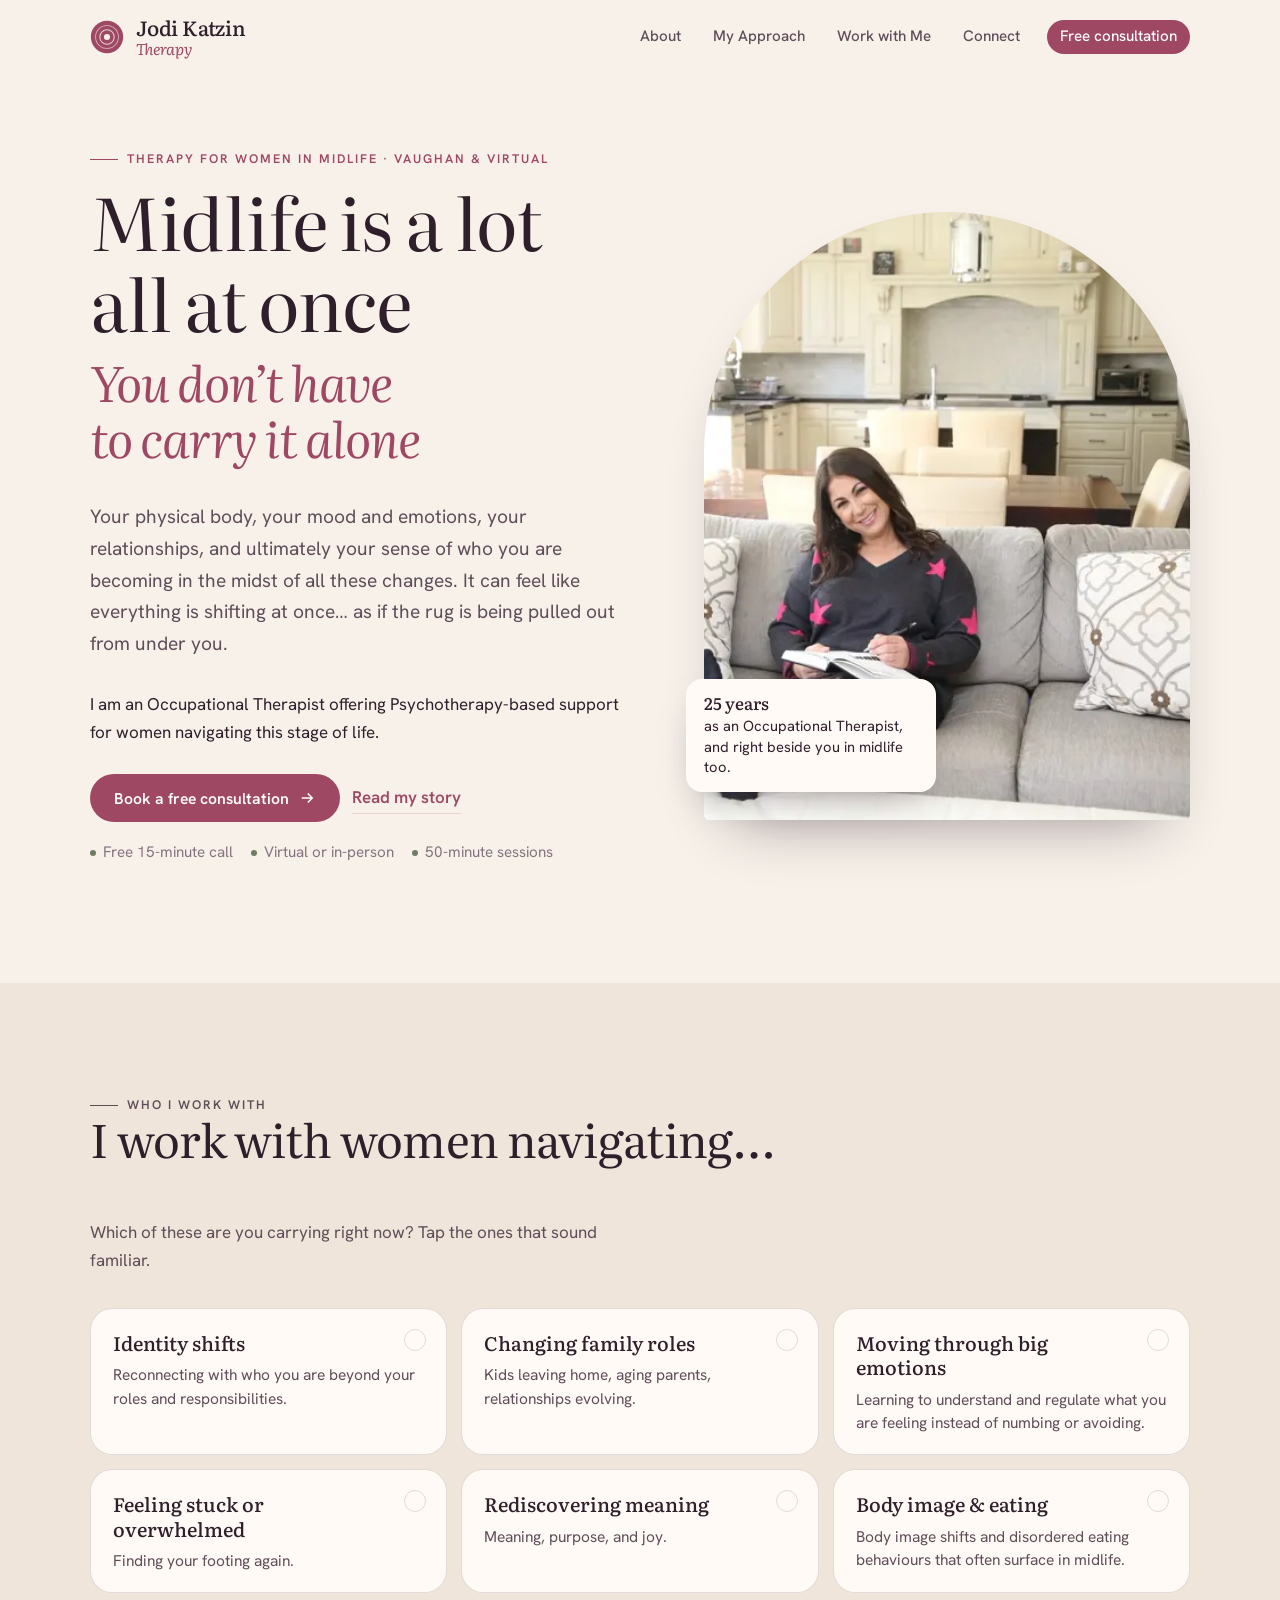
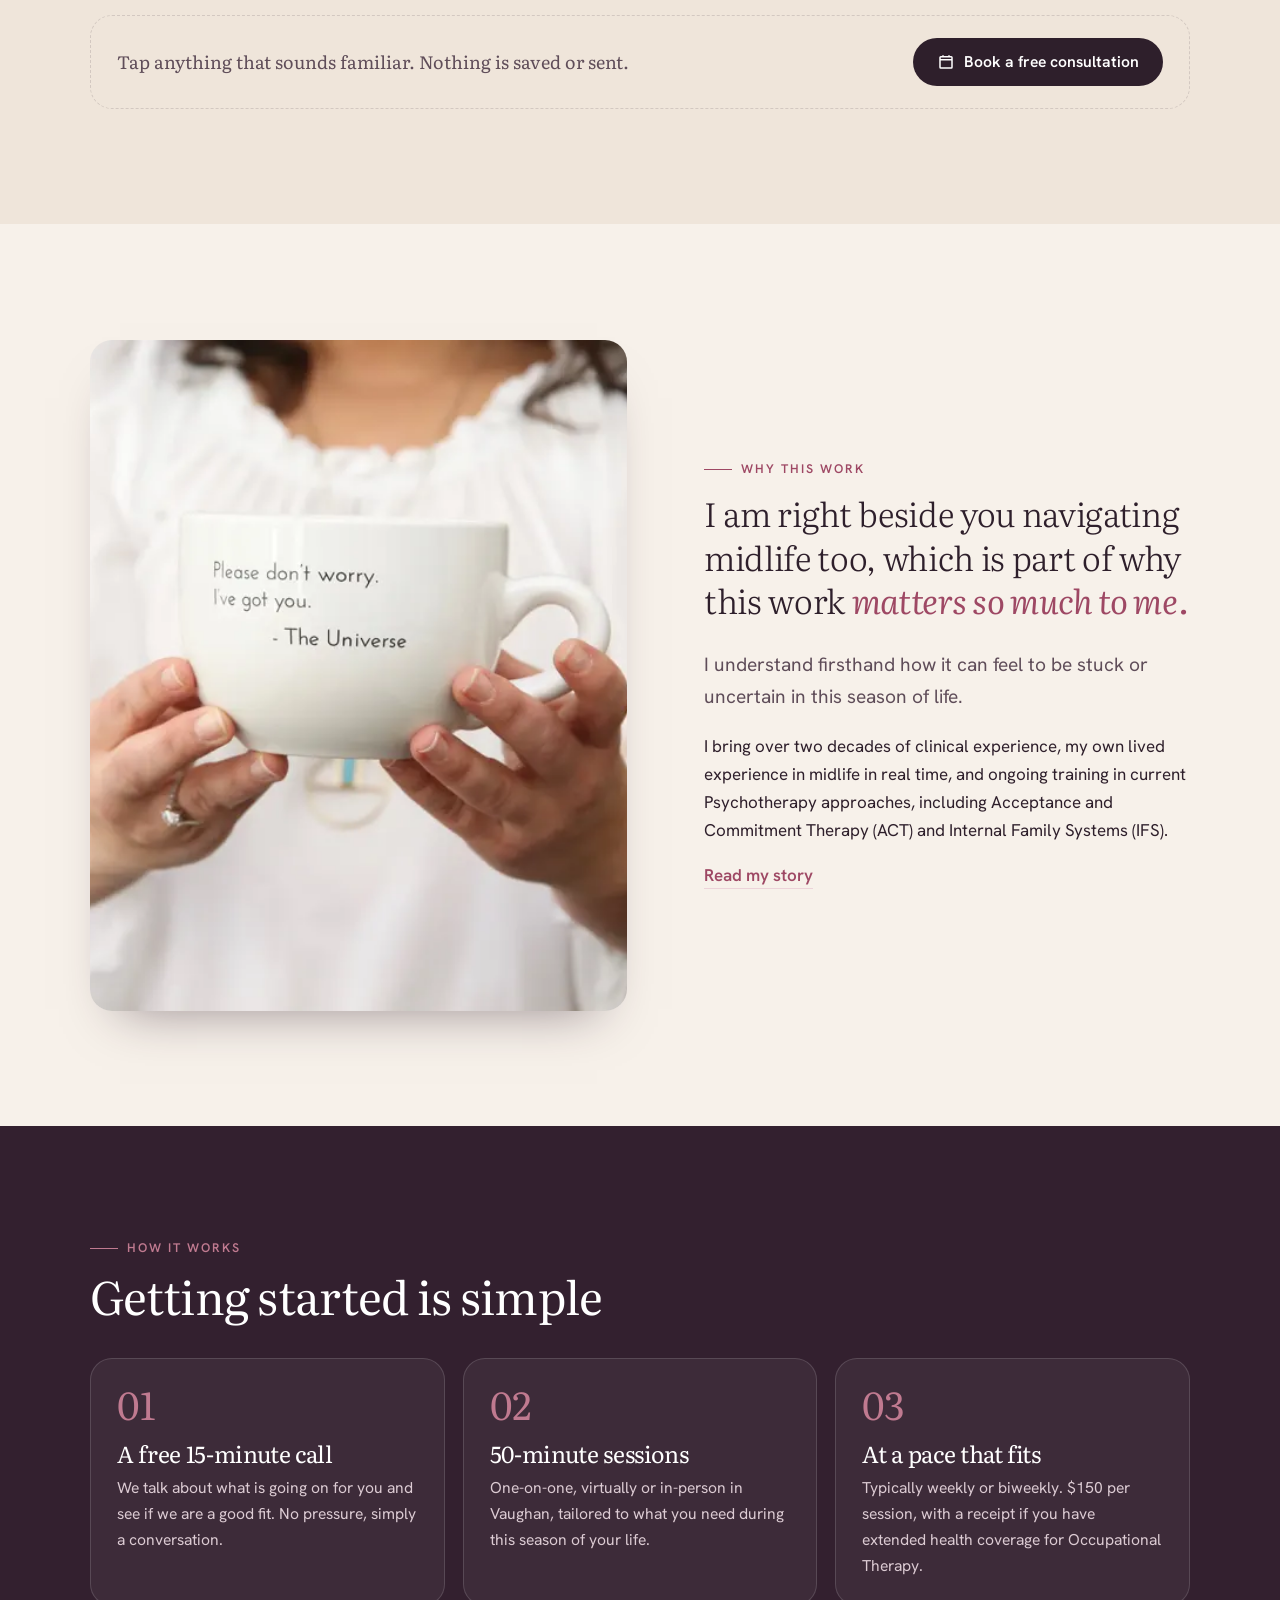
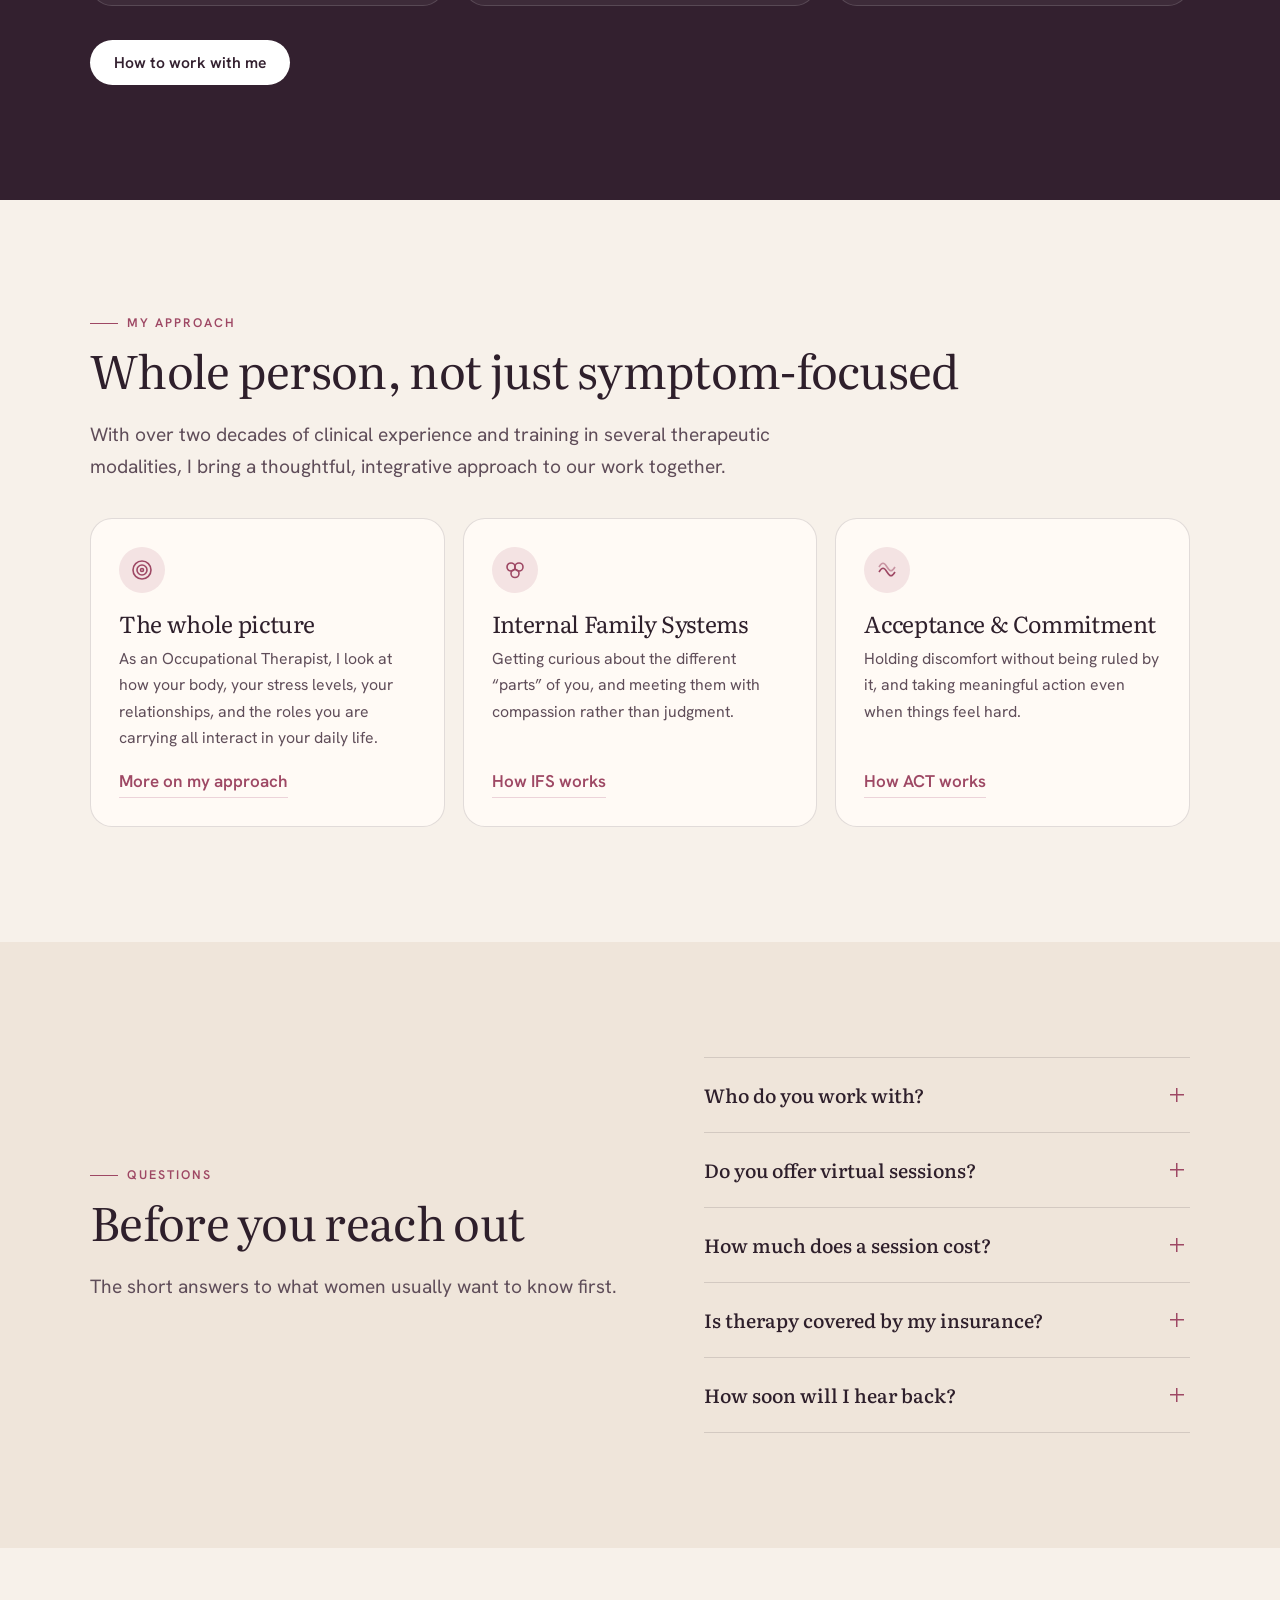
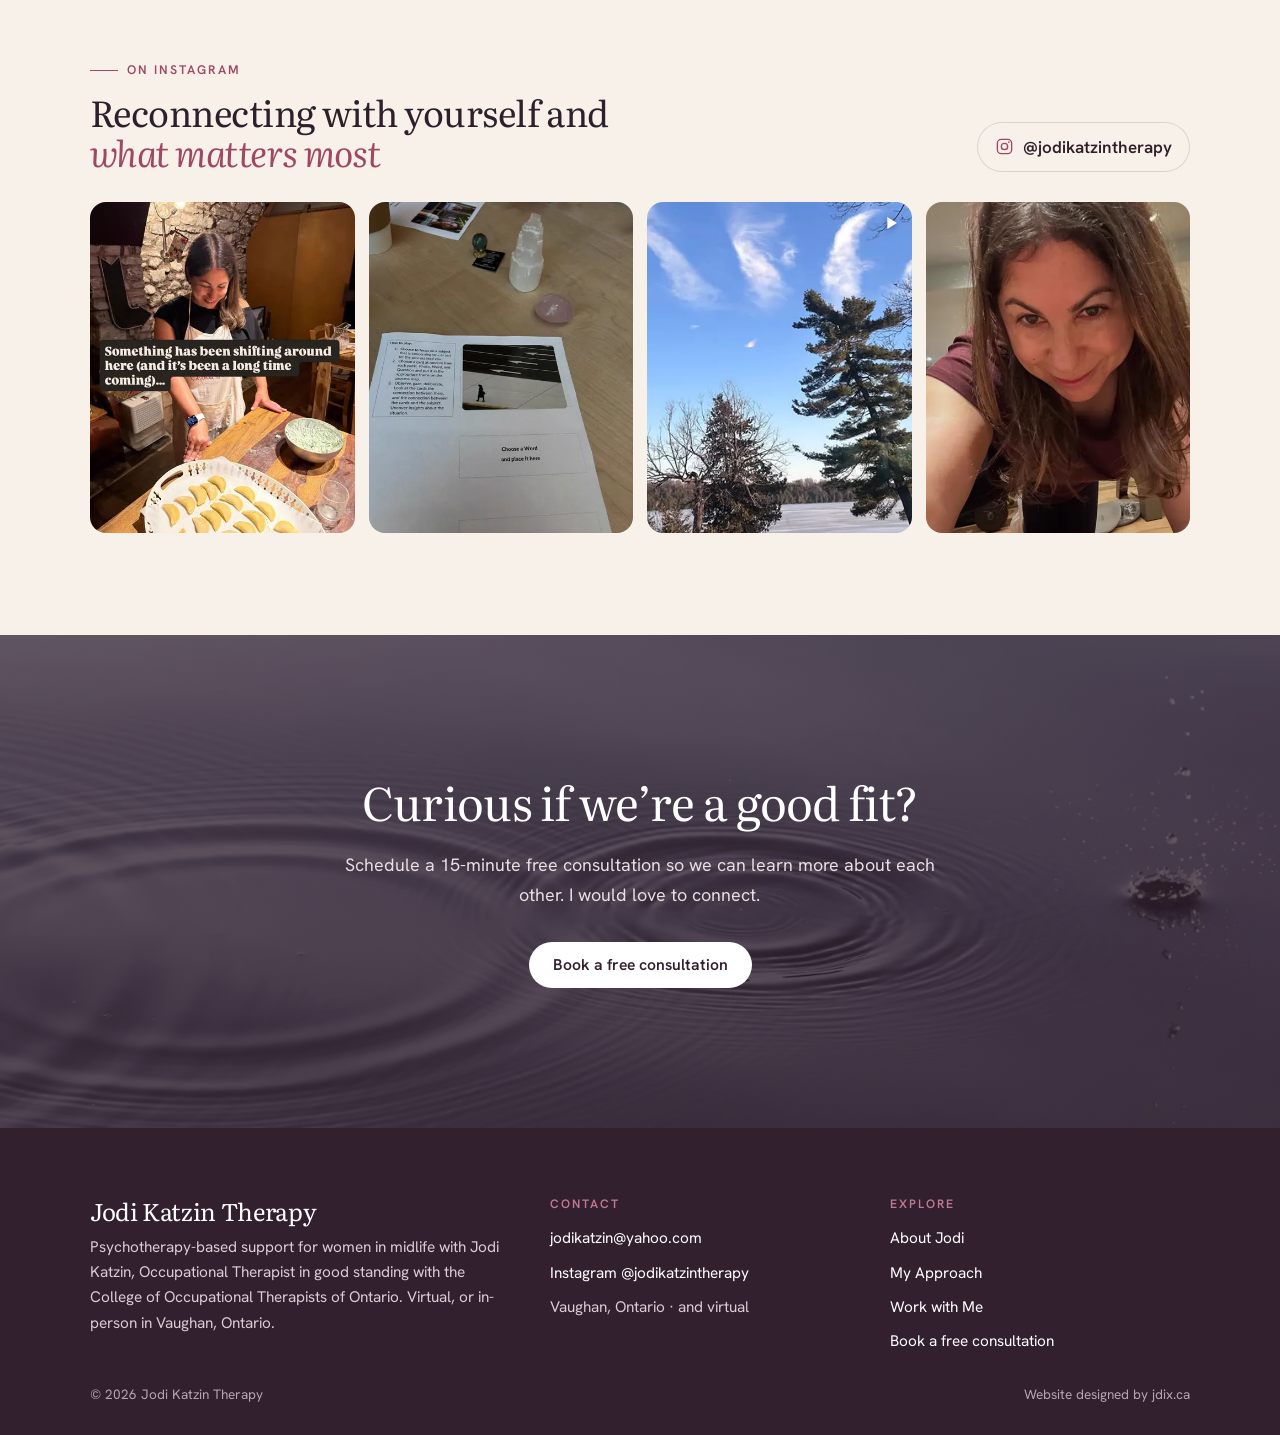
<file: index.html>
<!doctype html>
<html lang="en-CA" class="no-js">
<head>
<meta charset="utf-8">
<meta name="viewport" content="width=device-width, initial-scale=1">
<title>Therapy for Women in Midlife in Vaughan | Jodi Katzin Therapy</title>
<meta name="description" content="Psychotherapy-based support for women in midlife with Jodi Katzin, Occupational Therapist. Virtual or in-person in Vaughan, Ontario. Book a free 15-minute consult.">
<link rel="canonical" href="https://jodikatzintherapy.ca/">
<meta name="theme-color" content="#33202f">
<meta property="og:type" content="website">
<meta property="og:site_name" content="Jodi Katzin Therapy">
<meta property="og:title" content="Jodi Katzin Therapy | Therapy for women in midlife">
<meta property="og:description" content="Midlife is a lot all at once. You don't have to carry it alone. Virtual or in-person in Vaughan, Ontario.">
<meta property="og:image" content="https://jodikatzintherapy.ca/assets/og.png">
<meta property="og:image:width" content="1200">
<meta property="og:image:height" content="630">
<meta property="og:image:alt" content="Jodi Katzin Therapy: therapy for women in midlife, virtual or in Vaughan, Ontario">
<meta property="og:url" content="https://jodikatzintherapy.ca/">
<meta property="og:locale" content="en_CA">
<meta name="twitter:card" content="summary_large_image">
<link rel="icon" href="favicon.svg" type="image/svg+xml">
<link rel="apple-touch-icon" href="apple-touch-icon.png">
<link rel="preconnect" href="https://fonts.googleapis.com">
<link rel="preconnect" href="https://fonts.gstatic.com" crossorigin>
<link rel="stylesheet" href="https://fonts.googleapis.com/css2?family=Hanken+Grotesk:wght@400;500;600&family=Literata:ital,opsz,wght@0,7..72,300..600;1,7..72,300..500&display=swap">
<link rel="stylesheet" href="assets/site.css?v=20261102f">
<link rel="preload" as="image" href="assets/img/jodi-katzin-reading-on-sofa-800.webp">
<script type="application/ld+json">
{
  "@context": "https://schema.org",
  "@graph": [
    {
      "@type": "ProfessionalService",
      "@id": "https://jodikatzintherapy.ca/#practice",
      "name": "Jodi Katzin Therapy",
      "description": "Psychotherapy-based support for women in midlife with Jodi Katzin, an Occupational Therapist. Sessions are virtual or in-person in Vaughan, Ontario.",
      "url": "https://jodikatzintherapy.ca/",
      "email": "jodikatzin@yahoo.com",
      "image": "https://jodikatzintherapy.ca/assets/img/jodi-katzin-reading-on-sofa-1600.webp",
      "logo": "https://jodikatzintherapy.ca/apple-touch-icon.png",
      "address": { "@type": "PostalAddress", "addressLocality": "Vaughan", "addressRegion": "ON", "addressCountry": "CA" },
      "areaServed": { "@type": "City", "name": "Vaughan" },
      "audience": { "@type": "PeopleAudience", "audienceType": "Women in midlife" },
      "founder": { "@id": "https://jodikatzintherapy.ca/#jodi" },
      "sameAs": ["https://www.instagram.com/jodikatzintherapy/"],
      "hasOfferCatalog": {
        "@type": "OfferCatalog",
        "name": "Ways to work together",
        "itemListElement": [
          { "@type": "Offer", "name": "Free consultation", "description": "A free 15-minute call to see if we are a good fit.", "price": "0", "priceCurrency": "CAD" },
          { "@type": "Offer", "name": "Individual therapy", "description": "50-minute one-on-one session, virtual or in-person.", "price": "150", "priceCurrency": "CAD" }
        ]
      }
    },
    {
      "@type": "Person",
      "@id": "https://jodikatzintherapy.ca/#jodi",
      "name": "Jodi Katzin",
      "jobTitle": "Occupational Therapist",
      "image": "https://jodikatzintherapy.ca/assets/img/jodi-katzin-portrait-outdoors-1600.webp",
      "url": "https://jodikatzintherapy.ca/about/",
      "worksFor": { "@id": "https://jodikatzintherapy.ca/#practice" },
      "knowsAbout": ["Midlife transitions", "Acceptance and Commitment Therapy", "Internal Family Systems", "Eating psychology", "Body image", "Emotional eating"],
      "sameAs": ["https://www.instagram.com/jodikatzintherapy/"]
    },
    {
      "@type": "WebSite",
      "@id": "https://jodikatzintherapy.ca/#site",
      "url": "https://jodikatzintherapy.ca/",
      "name": "Jodi Katzin Therapy",
      "publisher": { "@id": "https://jodikatzintherapy.ca/#practice" },
      "inLanguage": "en-CA"
    }
  ]
}
</script>
</head>
<body>
<a class="skip" href="#main">Skip to content</a>
<header class="site-head">
  <div class="wrap head-in">
    <a class="brand" href="./" aria-label="Jodi Katzin Therapy, home">
      <svg viewBox="0 0 40 40" aria-hidden="true"><circle cx="20" cy="20" r="19" fill="#9e4864"/><circle cx="20" cy="20" r="13.5" fill="none" stroke="#f7f1ea" stroke-width="1.2" opacity=".55"/><circle cx="20" cy="20" r="8.5" fill="none" stroke="#f7f1ea" stroke-width="1.2" opacity=".8"/><circle cx="20" cy="20" r="3.6" fill="#f7f1ea"/></svg>
      <span><b>Jodi Katzin</b><small>Therapy</small></span>
    </a>
    <button class="menu-btn" aria-expanded="false" aria-controls="nav">Menu</button>
    <nav class="nav" id="nav" aria-label="Main">
      <a href="about/">About</a>
      <a href="my-approach/">My Approach</a>
      <a href="howtoworktogether/">Work with Me</a>
      <a href="connect/">Connect</a>
      <a class="btn" href="connect/">Free consultation</a>
    </nav>
  </div>
</header>

<main id="main">
  <section class="hero">
    <div class="wrap split">
      <div>
        <h1><span class="eyebrow">Therapy for women in midlife &middot; Vaughan &amp; virtual</span><span class="line">Midlife is a lot all at once</span> <span class="line sub"><em>You don&rsquo;t have to carry it alone</em></span></h1>
        <p class="lede">Your physical body, your mood and emotions, your relationships, and ultimately your sense of who you are becoming in the midst of all these changes. It can feel like everything is shifting at once&hellip; as if the rug is being pulled out from under you.</p>
        <p>I am an Occupational Therapist offering Psychotherapy-based support for women navigating this stage of life.</p>
        <div class="ctas" style="margin-top:28px">
          <a class="btn" href="connect/">Book a free consultation <svg viewBox="0 0 24 24" fill="none" stroke="currentColor" stroke-width="2" aria-hidden="true"><path d="M5 12h14M13 6l6 6-6 6"/></svg></a>
          <a class="link" href="about/">Read my story</a>
        </div>
        <p class="hero-note"><span>Free 15-minute call</span><span>Virtual or in-person</span><span>50-minute sessions</span></p>
      </div>
      <div class="arch rv">
        <svg class="ripples" viewBox="0 0 100 100" aria-hidden="true"><circle cx="50" cy="50" r="48" vector-effect="non-scaling-stroke"/><circle cx="50" cy="50" r="48" vector-effect="non-scaling-stroke"/><circle cx="50" cy="50" r="48" vector-effect="non-scaling-stroke"/></svg>
        <div class="frame">
          <img src="assets/img/jodi-katzin-reading-on-sofa-800.webp" srcset="assets/img/jodi-katzin-reading-on-sofa-800.webp 800w, assets/img/jodi-katzin-reading-on-sofa-1600.webp 1600w" sizes="(max-width:860px) 90vw, 520px" width="800" height="533" alt="Jodi Katzin smiling on a grey sofa with a notebook, in a bright living room" fetchpriority="high" style="object-position:70% 50%">
        </div>
        <div class="badge"><b>25 years</b>as an Occupational Therapist, and right beside you in midlife too.</div>
      </div>
    </div>
  </section>

  <section class="tint" id="who">
    <div class="wrap">
      <div class="carry-head rv">
        <div>
          <p class="eyebrow">Who I work with</p>
          <h2>I work with women navigating&hellip;</h2>
        </div>
        <p>Which of these are you carrying right now? Tap the ones that sound familiar.</p>
      </div>
      <ul class="carry rv">
        <li><button type="button" aria-pressed="false" data-topic="identity"><b>Identity shifts</b><span>Reconnecting with who you are beyond your roles and responsibilities.</span></button></li>
        <li><button type="button" aria-pressed="false" data-topic="family"><b>Changing family roles</b><span>Kids leaving home, aging parents, relationships evolving.</span></button></li>
        <li><button type="button" aria-pressed="false" data-topic="emotions"><b>Moving through big emotions</b><span>Learning to understand and regulate what you are feeling instead of numbing or avoiding.</span></button></li>
        <li><button type="button" aria-pressed="false" data-topic="stuck"><b>Feeling stuck or overwhelmed</b><span>Finding your footing again.</span></button></li>
        <li><button type="button" aria-pressed="false" data-topic="meaning"><b>Rediscovering meaning</b><span>Meaning, purpose, and joy.</span></button></li>
        <li><button type="button" aria-pressed="false" data-topic="body"><b>Body image &amp; eating</b><span>Body image shifts and disordered eating behaviours that often surface in midlife.</span></button></li>
      </ul>
      <div class="carry-out" data-n="0" aria-live="polite">
        <p>Tap anything that sounds familiar. Nothing is saved or sent.</p>
        <a class="btn" href="connect/"><svg viewBox="0 0 24 24" fill="none" stroke="currentColor" stroke-width="2" aria-hidden="true"><path d="M8 3v3M16 3v3M4 9h16M5 5h14a1 1 0 0 1 1 1v13a1 1 0 0 1-1 1H5a1 1 0 0 1-1-1V6a1 1 0 0 1 1-1z"/></svg> Book a free consultation</a>
      </div>
    </div>
  </section>

  <section>
    <div class="wrap split flip">
      <div class="rv">
        <p class="eyebrow">Why this work</p>
        <p class="quote">I am right beside you navigating midlife too, which is part of why this work <em>matters so much to me.</em></p>
        <p class="lede">I understand firsthand how it can feel to be stuck or uncertain in this season of life.</p>
        <p>I bring over two decades of clinical experience, my own lived experience in midlife in real time, and ongoing training in current Psychotherapy approaches, including Acceptance and Commitment Therapy (ACT) and Internal Family Systems (IFS).</p>
        <a class="link" href="about/">Read my story</a>
      </div>
      <figure class="photo tall rv" style="margin:0">
        <img src="assets/img/mug-please-dont-worry-800.webp" srcset="assets/img/mug-please-dont-worry-800.webp 800w, assets/img/mug-please-dont-worry-1600.webp 1600w" sizes="(max-width:860px) 92vw, 520px" width="800" height="571" loading="lazy" alt="Hands holding a white mug that reads: Please don't worry. I've got you. The Universe">
      </figure>
    </div>
  </section>

  <section class="dark">
    <div class="wrap">
      <p class="eyebrow">How it works</p>
      <h2 class="rv">Getting started is simple</h2>
      <ol class="steps">
        <li class="rv"><h3>A free 15-minute call</h3><p>We talk about what is going on for you and see if we are a good fit. No pressure, simply a conversation.</p></li>
        <li class="rv"><h3>50-minute sessions</h3><p>One-on-one, virtually or in-person in Vaughan, tailored to what you need during this season of your life.</p></li>
        <li class="rv"><h3>At a pace that fits</h3><p>Typically weekly or biweekly. $150 per session, with a receipt if you have extended health coverage for Occupational Therapy.</p></li>
      </ol>
      <div class="ctas" style="margin-top:34px"><a class="btn light" href="howtoworktogether/">How to work with me</a></div>
    </div>
  </section>

  <section>
    <div class="wrap">
      <p class="eyebrow">My approach</p>
      <h2 class="rv">Whole person, not just symptom-focused</h2>
      <p class="lede rv">With over two decades of clinical experience and training in several therapeutic modalities, I bring a thoughtful, integrative approach to our work together.</p>
      <div class="cards">
        <article class="card rv">
          <div class="ico"><svg viewBox="0 0 24 24" fill="none" stroke="currentColor" stroke-width="1.6" aria-hidden="true"><circle cx="12" cy="12" r="9"/><circle cx="12" cy="12" r="5"/><circle cx="12" cy="12" r="1.5"/></svg></div>
          <h3>The whole picture</h3>
          <p>As an Occupational Therapist, I look at how your body, your stress levels, your relationships, and the roles you are carrying all interact in your daily life.</p>
          <a class="link" href="my-approach/">More on my approach</a>
        </article>
        <article class="card rv">
          <div class="ico"><svg viewBox="0 0 24 24" fill="none" stroke="currentColor" stroke-width="1.6" aria-hidden="true"><circle cx="8" cy="9" r="4"/><circle cx="16" cy="9" r="4"/><circle cx="12" cy="15.5" r="4"/></svg></div>
          <h3>Internal Family Systems</h3>
          <p>Getting curious about the different &ldquo;parts&rdquo; of you, and meeting them with compassion rather than judgment.</p>
          <a class="link" href="my-approach/#ifs">How IFS works</a>
        </article>
        <article class="card rv">
          <div class="ico"><svg viewBox="0 0 24 24" fill="none" stroke="currentColor" stroke-width="1.6" aria-hidden="true"><path d="M4 14c3-5 5-5 8 0s5 5 8 0"/><path d="M4 9c3-5 5-5 8 0s5 5 8 0" opacity=".5"/></svg></div>
          <h3>Acceptance &amp; Commitment</h3>
          <p>Holding discomfort without being ruled by it, and taking meaningful action even when things feel hard.</p>
          <a class="link" href="my-approach/#act">How ACT works</a>
        </article>
      </div>
    </div>
  </section>

  <section class="tint">
    <div class="wrap split">
      <div>
        <p class="eyebrow">Questions</p>
        <h2 class="rv">Before you reach out</h2>
        <p class="lede rv">The short answers to what women usually want to know first.</p>
      </div>
      <div class="faq rv">
        <details><summary>Who do you work with?</summary><p>Women in midlife who are navigating identity shifts, changing family roles, big emotions, feeling stuck or overwhelmed, a search for meaning, or body image and eating struggles.</p></details>
        <details><summary>Do you offer virtual sessions?</summary><p>Yes. Sessions are available virtually or in-person in Vaughan, Ontario.</p></details>
        <details><summary>How much does a session cost?</summary><p>Individual sessions are 50 minutes and $150 per session. The first 15-minute consultation is free.</p></details>
        <details><summary>Is therapy covered by my insurance?</summary><p>If you have extended health coverage for Occupational Therapy, I am able to provide a receipt for reimbursement.</p></details>
        <details><summary>How soon will I hear back?</summary><p>Reach out anytime at <a class="link" href="mailto:jodikatzin@yahoo.com">jodikatzin@yahoo.com</a> and I will get back to you within 1&ndash;2 business days.</p></details>
      </div>
    </div>
  </section>

  <section class="ig" aria-labelledby="ig-title">
    <div class="wrap">
      <div class="ig-head rv">
        <div>
          <p class="eyebrow">On Instagram</p>
          <h2 id="ig-title">Reconnecting with yourself and <em>what matters most</em></h2>
        </div>
        <a class="ig-follow" href="https://www.instagram.com/jodikatzintherapy/" rel="noopener" target="_blank"><svg width="19" height="19" viewBox="0 0 24 24" fill="none" stroke="currentColor" stroke-width="1.7" aria-hidden="true"><rect x="3" y="3" width="18" height="18" rx="5"/><circle cx="12" cy="12" r="4"/><circle cx="17.5" cy="6.5" r="1" fill="currentColor" stroke="none"/></svg>@jodikatzintherapy</a>
      </div>
      <div class="ig-grid rv" data-ig>
        <a class="ig-tile" href="https://www.instagram.com/p/DfIY9ulEu2W/" target="_blank" rel="noopener" aria-label="Instagram post: Something has been shifting around here, opens Instagram"><img src="assets/img/ig/DfIY9ulEu2W.webp" width="480" height="640" loading="lazy" alt="Jodi making dumplings, with the caption: Something has been shifting around here (and it's been a long time coming)"></a>
        <a class="ig-tile" href="https://www.instagram.com/p/DfAwfCsyL-6/" target="_blank" rel="noopener" aria-label="Instagram post, opens Instagram"><img src="assets/img/ig/DfAwfCsyL-6.webp" width="480" height="640" loading="lazy" alt="A card-based reflection exercise laid out on a table beside crystals"></a>
        <a class="ig-tile" href="https://www.instagram.com/reel/DXuwRUAken8/" target="_blank" rel="noopener" aria-label="Instagram reel, opens Instagram"><img src="assets/img/ig/DXuwRUAken8.webp" width="360" height="640" loading="lazy" alt="Tall pine trees under a bright winter sky beside a frozen lake"><svg class="ig-kind" width="22" height="22" viewBox="0 0 24 24" aria-hidden="true"><path d="M8 5.5v13l10.5-6.5z" fill="currentColor"/></svg></a>
        <a class="ig-tile" href="https://www.instagram.com/p/DXhjntOkcYy/" target="_blank" rel="noopener" aria-label="Instagram post, opens Instagram"><img src="assets/img/ig/DXhjntOkcYy.webp" width="530" height="640" loading="lazy" alt="Jodi smiling in a close-up selfie at home"></a>
      </div>
    </div>
  </section>

  <section class="band">
    <img src="assets/img/water-ripples-1600.webp" width="1600" height="1066" loading="lazy" alt="">
    <div class="wrap rv">
      <h2>Curious if we&rsquo;re a good fit?</h2>
      <p>Schedule a 15-minute free consultation so we can learn more about each other. I would love to connect.</p>
      <div class="ctas"><a class="btn light" href="connect/">Book a free consultation</a></div>
    </div>
  </section>
</main>

<footer class="site-foot">
  <div class="wrap">
    <div class="foot-grid">
      <div>
        <h2>Jodi Katzin Therapy</h2>
        <p>Psychotherapy-based support for women in midlife with Jodi Katzin, Occupational Therapist in good standing with the College of Occupational Therapists of Ontario. Virtual, or in-person in Vaughan, Ontario.</p>
      </div>
      <div>
        <h3>Contact</h3>
        <ul>
          <li><a href="mailto:jodikatzin@yahoo.com">jodikatzin@yahoo.com</a></li>
          <li><a href="https://www.instagram.com/jodikatzintherapy/" rel="noopener">Instagram @jodikatzintherapy</a></li>
          <li>Vaughan, Ontario &middot; and virtual</li>
        </ul>
      </div>
      <div>
        <h3>Explore</h3>
        <ul>
          <li><a href="about/">About Jodi</a></li>
          <li><a href="my-approach/">My Approach</a></li>
          <li><a href="howtoworktogether/">Work with Me</a></li>
          <li><a href="connect/">Book a free consultation</a></li>
        </ul>
      </div>
    </div>
    <div class="foot-base"><span>&copy; <span id="yr">2026</span> Jodi Katzin Therapy</span><a href="https://jdix.ca/">Website designed by jdix.ca</a></div>
  </div>
</footer>
<script src="assets/site.js?v=20261102f" defer></script>
</body>
</html>
</file>
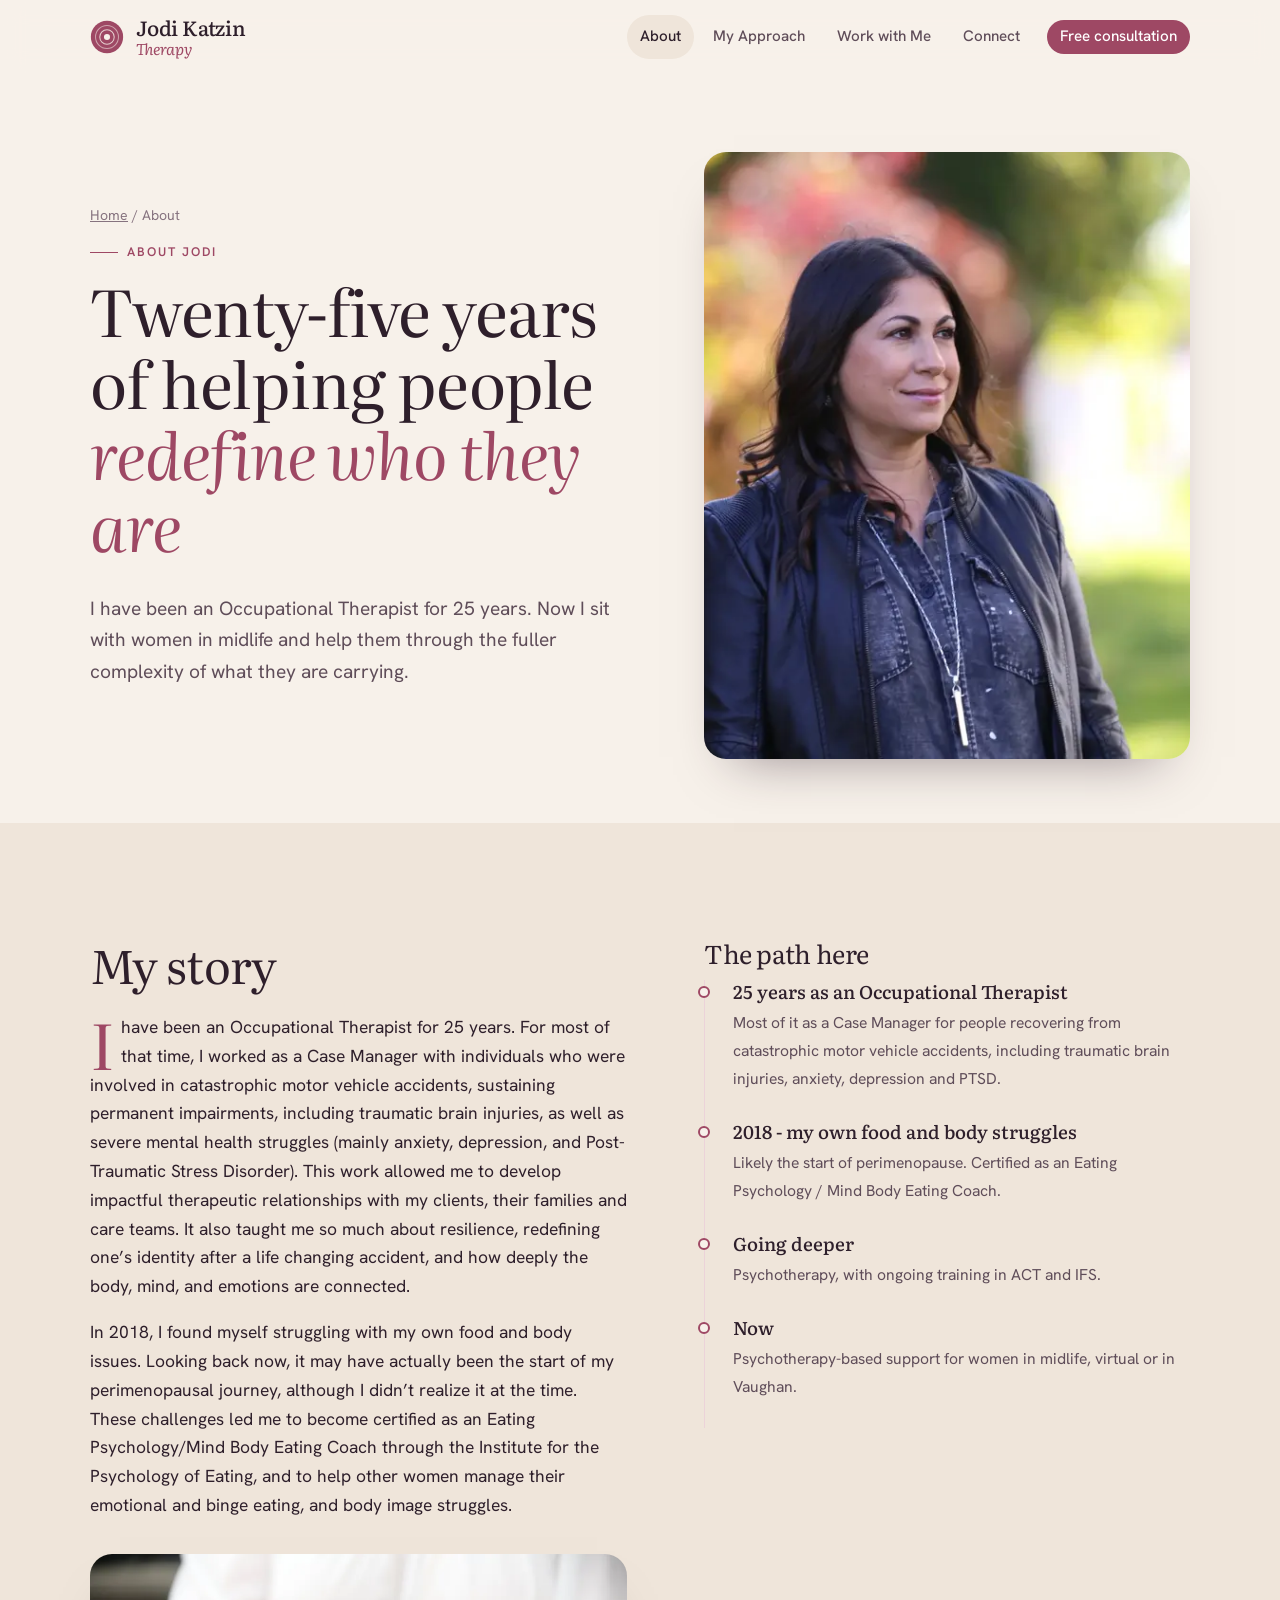
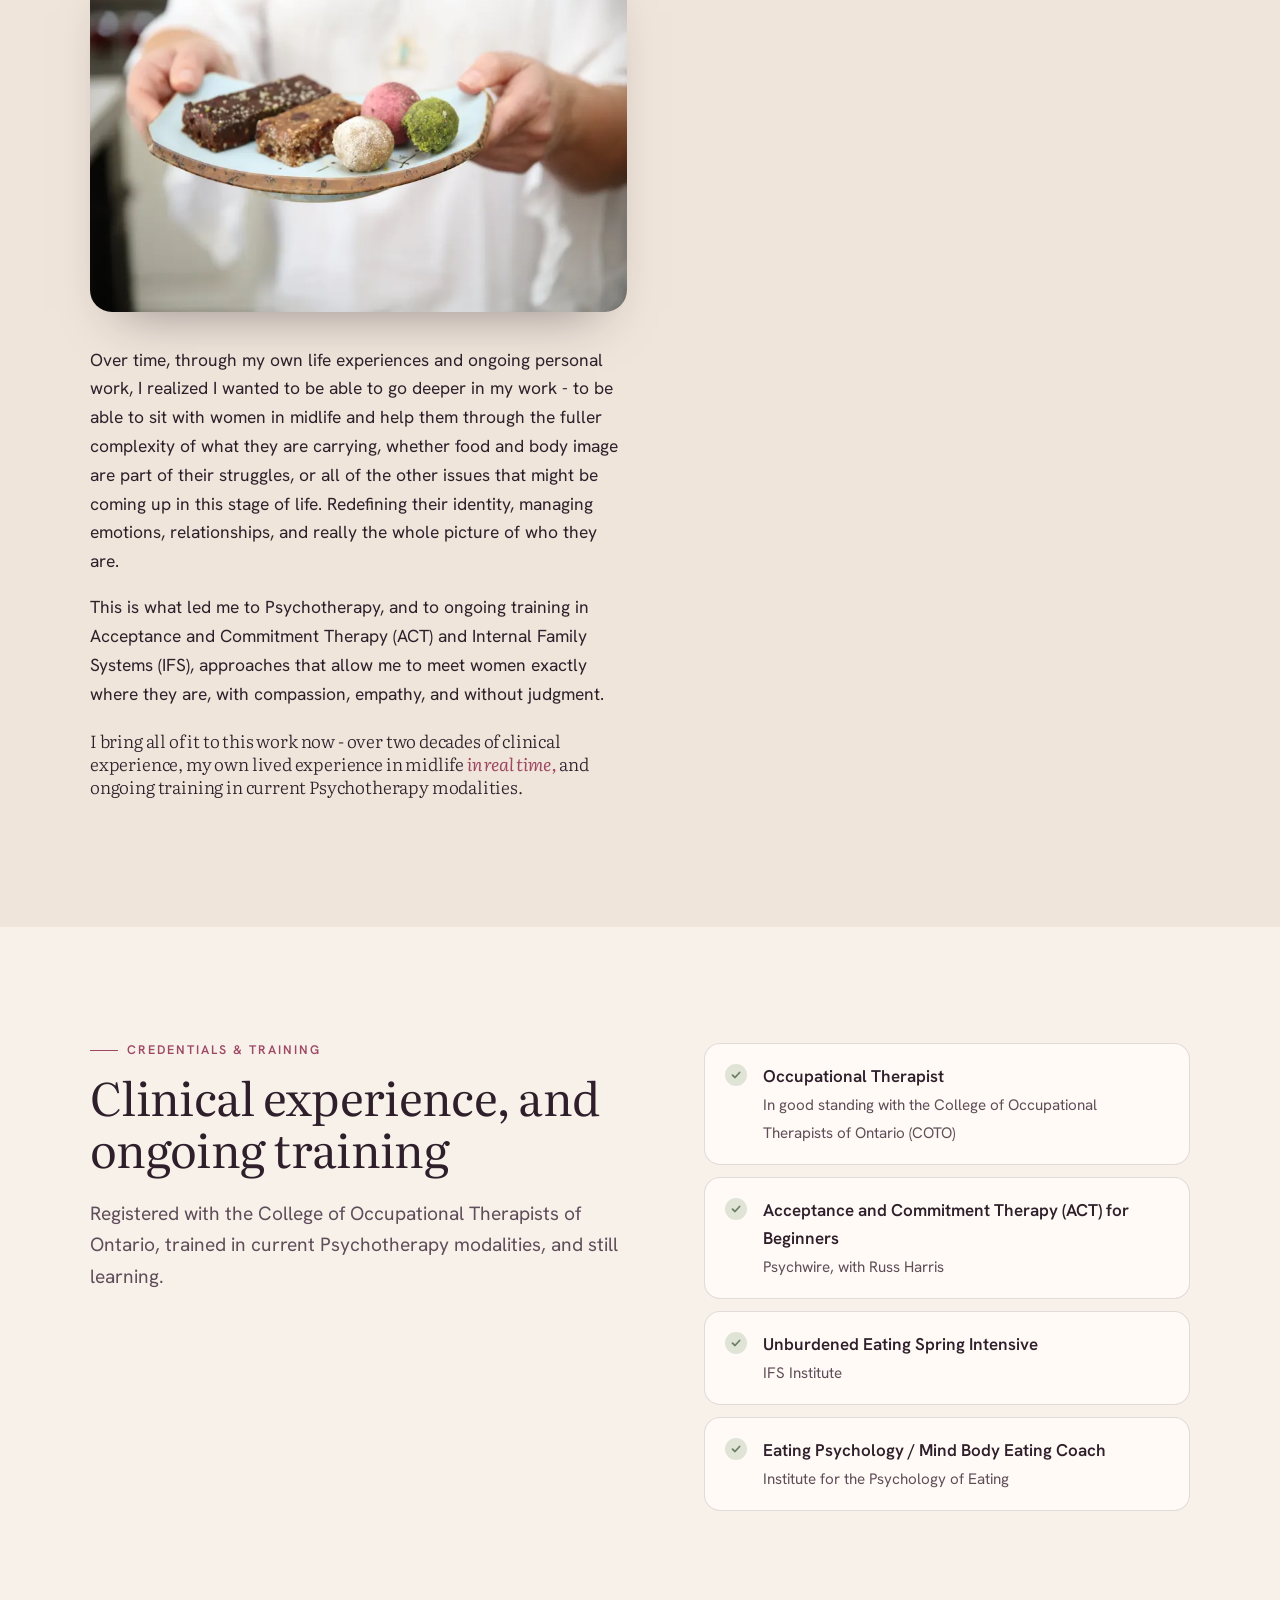
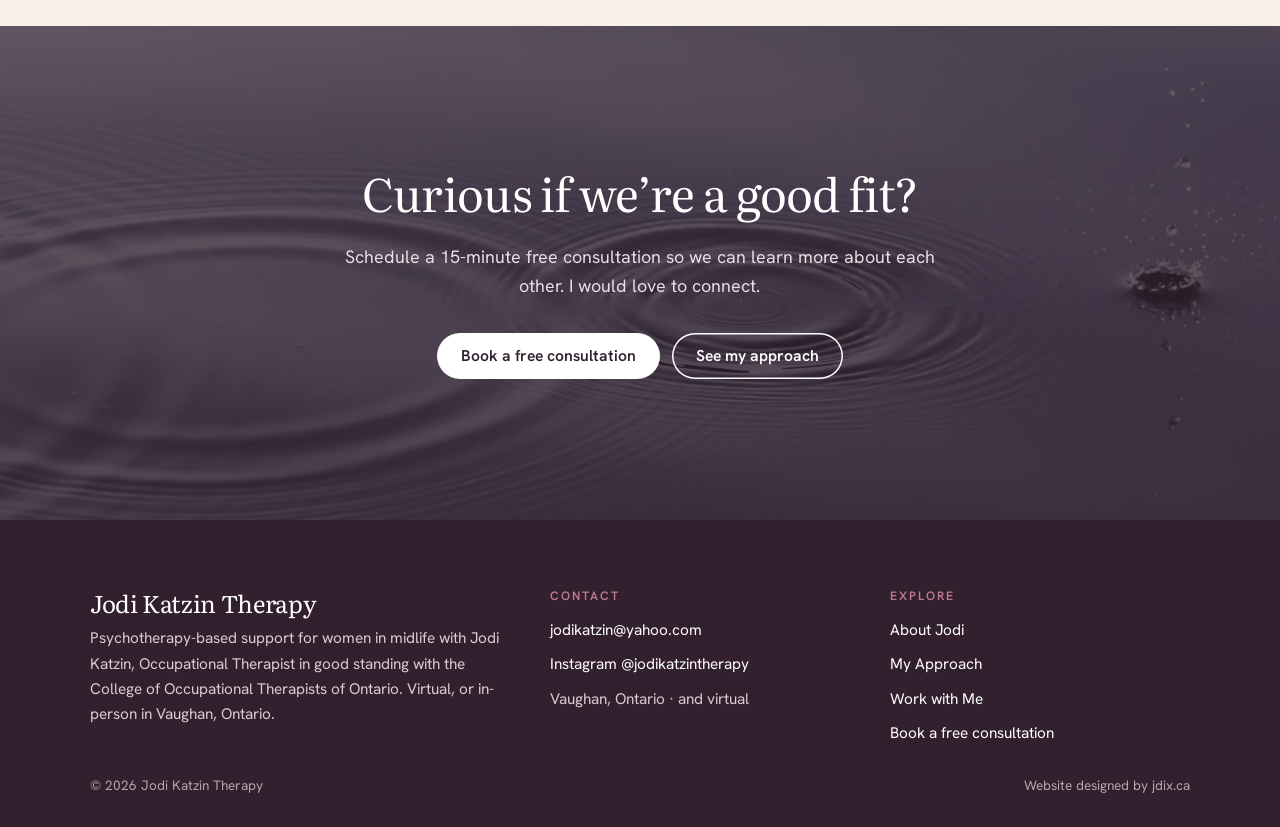
<file: about/index.html>
<!doctype html>
<html lang="en-CA" class="no-js">
<head>
<meta charset="utf-8">
<meta name="viewport" content="width=device-width, initial-scale=1">
<title>About Jodi Katzin, Occupational Therapist | Jodi Katzin Therapy</title>
<meta name="description" content="Jodi Katzin has been an Occupational Therapist for 25 years, trained in ACT, IFS and eating psychology. Read her story, then book a free 15-minute consultation.">
<link rel="canonical" href="https://jodikatzintherapy.ca/about/">
<meta name="theme-color" content="#33202f">
<meta property="og:type" content="profile">
<meta property="og:site_name" content="Jodi Katzin Therapy">
<meta property="og:title" content="About Jodi Katzin, Occupational Therapist">
<meta property="og:description" content="25 years as an OT, lived experience in midlife, and training in ACT and IFS.">
<meta property="og:image" content="https://jodikatzintherapy.ca/assets/og.png">
<meta property="og:image:width" content="1200">
<meta property="og:image:height" content="630">
<meta property="og:image:alt" content="Jodi Katzin Therapy: therapy for women in midlife, virtual or in Vaughan, Ontario">
<meta property="og:url" content="https://jodikatzintherapy.ca/about/">
<meta property="og:locale" content="en_CA">
<meta name="twitter:card" content="summary_large_image">
<link rel="icon" href="../favicon.svg" type="image/svg+xml">
<link rel="apple-touch-icon" href="../apple-touch-icon.png">
<link rel="preconnect" href="https://fonts.googleapis.com">
<link rel="preconnect" href="https://fonts.gstatic.com" crossorigin>
<link rel="stylesheet" href="https://fonts.googleapis.com/css2?family=Hanken+Grotesk:wght@400;500;600&family=Literata:ital,opsz,wght@0,7..72,300..600;1,7..72,300..500&display=swap">
<link rel="stylesheet" href="../assets/site.css?v=20261102f">
<script type="application/ld+json">
{
  "@context": "https://schema.org",
  "@graph": [
    {
      "@type": "ProfilePage",
      "@id": "https://jodikatzintherapy.ca/about/#page",
      "url": "https://jodikatzintherapy.ca/about/",
      "name": "About Jodi Katzin",
      "isPartOf": { "@id": "https://jodikatzintherapy.ca/#site" },
      "mainEntity": {
        "@type": "Person",
        "@id": "https://jodikatzintherapy.ca/#jodi",
        "name": "Jodi Katzin",
        "jobTitle": "Occupational Therapist",
        "description": "Occupational Therapist for 25 years offering Psychotherapy-based support for women in midlife, with training in ACT and IFS.",
        "image": "https://jodikatzintherapy.ca/assets/img/jodi-katzin-portrait-outdoors-1600.webp",
        "hasCredential": [
          { "@type": "EducationalOccupationalCredential", "credentialCategory": "Professional registration", "name": "Occupational Therapist, College of Occupational Therapists of Ontario (COTO)", "recognizedBy": { "@type": "Organization", "name": "College of Occupational Therapists of Ontario" } },
          { "@type": "EducationalOccupationalCredential", "credentialCategory": "Certificate", "name": "Eating Psychology / Mind Body Eating Coach", "recognizedBy": { "@type": "Organization", "name": "Institute for the Psychology of Eating" } }
        ],
        "knowsAbout": ["Acceptance and Commitment Therapy", "Internal Family Systems", "Eating psychology", "Body image", "Midlife transitions", "Traumatic brain injury case management"],
        "sameAs": ["https://www.instagram.com/jodikatzintherapy/"]
      }
    },
    {
      "@type": "BreadcrumbList",
      "itemListElement": [
        { "@type": "ListItem", "position": 1, "name": "Home", "item": "https://jodikatzintherapy.ca/" },
        { "@type": "ListItem", "position": 2, "name": "About", "item": "https://jodikatzintherapy.ca/about/" }
      ]
    }
  ]
}
</script>
</head>
<body>
<a class="skip" href="#main">Skip to content</a>
<header class="site-head">
  <div class="wrap head-in">
    <a class="brand" href="../" aria-label="Jodi Katzin Therapy, home">
      <svg viewBox="0 0 40 40" aria-hidden="true"><circle cx="20" cy="20" r="19" fill="#9e4864"/><circle cx="20" cy="20" r="13.5" fill="none" stroke="#f7f1ea" stroke-width="1.2" opacity=".55"/><circle cx="20" cy="20" r="8.5" fill="none" stroke="#f7f1ea" stroke-width="1.2" opacity=".8"/><circle cx="20" cy="20" r="3.6" fill="#f7f1ea"/></svg>
      <span><b>Jodi Katzin</b><small>Therapy</small></span>
    </a>
    <button class="menu-btn" aria-expanded="false" aria-controls="nav">Menu</button>
    <nav class="nav" id="nav" aria-label="Main">
      <a href="../about/" aria-current="page">About</a>
      <a href="../my-approach/">My Approach</a>
      <a href="../howtoworktogether/">Work with Me</a>
      <a href="../connect/">Connect</a>
      <a class="btn" href="../connect/">Free consultation</a>
    </nav>
  </div>
</header>

<main id="main">
  <section class="page-hero">
    <div class="wrap split">
      <div>
        <p class="crumbs"><a href="../">Home</a> / About</p>
        <p class="eyebrow">About Jodi</p>
        <h1>Twenty-five years of helping people <em>redefine who they are</em></h1>
        <p class="lede">I have been an Occupational Therapist for 25 years. Now I sit with women in midlife and help them through the fuller complexity of what they are carrying.</p>
      </div>
      <figure class="photo tall rv" style="margin:0">
        <img src="../assets/img/jodi-katzin-portrait-outdoors-800.webp" srcset="../assets/img/jodi-katzin-portrait-outdoors-800.webp 800w, ../assets/img/jodi-katzin-portrait-outdoors-1600.webp 1600w" sizes="(max-width:860px) 92vw, 500px" width="800" height="640" alt="Portrait of Jodi Katzin outdoors in autumn, wearing a navy jacket and smiling" fetchpriority="high" style="object-position:62% 30%">
      </figure>
    </div>
  </section>

  <section class="tint">
    <div class="wrap split" style="align-items:start">
      <div class="prose">
        <h2>My story</h2>
        <p>I have been an Occupational Therapist for 25 years. For most of that time, I worked as a Case Manager with individuals who were involved in catastrophic motor vehicle accidents, sustaining permanent impairments, including traumatic brain injuries, as well as severe mental health struggles (mainly anxiety, depression, and Post-Traumatic Stress Disorder). This work allowed me to develop impactful therapeutic relationships with my clients, their families and care teams. It also taught me so much about resilience, redefining one&rsquo;s identity after a life changing accident, and how deeply the body, mind, and emotions are connected.</p>
        <p>In 2018, I found myself struggling with my own food and body issues. Looking back now, it may have actually been the start of my perimenopausal journey, although I didn&rsquo;t realize it at the time. These challenges led me to become certified as an Eating Psychology/Mind Body Eating Coach through the Institute for the Psychology of Eating, and to help other women manage their emotional and binge eating, and body image struggles.</p>
        <figure class="photo wide rv" style="margin:34px 0">
          <img src="../assets/img/eating-psychology-snack-plate-800.webp" srcset="../assets/img/eating-psychology-snack-plate-800.webp 800w, ../assets/img/eating-psychology-snack-plate-1600.webp 1600w" sizes="(max-width:860px) 92vw, 620px" width="800" height="533" loading="lazy" alt="Hands holding a plate of homemade energy bars and bliss balls">
        </figure>
        <p>Over time, through my own life experiences and ongoing personal work, I realized I wanted to be able to go deeper in my work - to be able to sit with women in midlife and help them through the fuller complexity of what they are carrying, whether food and body image are part of their struggles, or all of the other issues that might be coming up in this stage of life. Redefining their identity, managing emotions, relationships, and really the whole picture of who they are.</p>
        <p>This is what led me to Psychotherapy, and to ongoing training in Acceptance and Commitment Therapy (ACT) and Internal Family Systems (IFS), approaches that allow me to meet women exactly where they are, with compassion, empathy, and without judgment.</p>
        <p class="quote" style="margin-top:1.2em">I bring all of it to this work now - over two decades of clinical experience, my own lived experience in midlife <em>in real time,</em> and ongoing training in current Psychotherapy modalities.</p>
      </div>
      <aside class="sticky-side rv">
        <h2 style="font-size:1.6rem">The path here</h2>
        <ol class="timeline">
          <li><b>25 years as an Occupational Therapist</b><span>Most of it as a Case Manager for people recovering from catastrophic motor vehicle accidents, including traumatic brain injuries, anxiety, depression and PTSD.</span></li>
          <li><b>2018 - my own food and body struggles</b><span>Likely the start of perimenopause. Certified as an Eating Psychology / Mind Body Eating Coach.</span></li>
          <li><b>Going deeper</b><span>Psychotherapy, with ongoing training in ACT and IFS.</span></li>
          <li><b>Now</b><span>Psychotherapy-based support for women in midlife, virtual or in Vaughan.</span></li>
        </ol>
      </aside>
    </div>
  </section>

  <section>
    <div class="wrap split" style="align-items:start">
      <div>
        <p class="eyebrow">Credentials &amp; training</p>
        <h2 class="rv">Clinical experience, and ongoing training</h2>
        <p class="lede rv">Registered with the College of Occupational Therapists of Ontario, trained in current Psychotherapy modalities, and still learning.</p>
      </div>
      <ul class="creds rv">
        <li><b>Occupational Therapist</b><span>In good standing with the College of Occupational Therapists of Ontario (COTO)</span></li>
        <li><b>Acceptance and Commitment Therapy (ACT) for Beginners</b><span>Psychwire, with Russ Harris</span></li>
        <li><b>Unburdened Eating Spring Intensive</b><span>IFS Institute</span></li>
        <li><b>Eating Psychology / Mind Body Eating Coach</b><span>Institute for the Psychology of Eating</span></li>
      </ul>
    </div>
  </section>

  <section class="band">
    <img src="../assets/img/water-ripples-1600.webp" width="1600" height="1066" loading="lazy" alt="">
    <div class="wrap rv">
      <h2>Curious if we&rsquo;re a good fit?</h2>
      <p>Schedule a 15-minute free consultation so we can learn more about each other. I would love to connect.</p>
      <div class="ctas"><a class="btn light" href="../connect/">Book a free consultation</a><a class="btn ghost" style="color:#fff;box-shadow:inset 0 0 0 1.5px #fff" href="../my-approach/">See my approach</a></div>
    </div>
  </section>
</main>

<footer class="site-foot">
  <div class="wrap">
    <div class="foot-grid">
      <div>
        <h2>Jodi Katzin Therapy</h2>
        <p>Psychotherapy-based support for women in midlife with Jodi Katzin, Occupational Therapist in good standing with the College of Occupational Therapists of Ontario. Virtual, or in-person in Vaughan, Ontario.</p>
      </div>
      <div>
        <h3>Contact</h3>
        <ul>
          <li><a href="mailto:jodikatzin@yahoo.com">jodikatzin@yahoo.com</a></li>
          <li><a href="https://www.instagram.com/jodikatzintherapy/" rel="noopener">Instagram @jodikatzintherapy</a></li>
          <li>Vaughan, Ontario &middot; and virtual</li>
        </ul>
      </div>
      <div>
        <h3>Explore</h3>
        <ul>
          <li><a href="../about/">About Jodi</a></li>
          <li><a href="../my-approach/">My Approach</a></li>
          <li><a href="../howtoworktogether/">Work with Me</a></li>
          <li><a href="../connect/">Book a free consultation</a></li>
        </ul>
      </div>
    </div>
    <div class="foot-base"><span>&copy; <span id="yr">2026</span> Jodi Katzin Therapy</span><a href="https://jdix.ca/">Website designed by jdix.ca</a></div>
  </div>
</footer>
<script src="../assets/site.js?v=20261102f" defer></script>
</body>
</html>
</file>
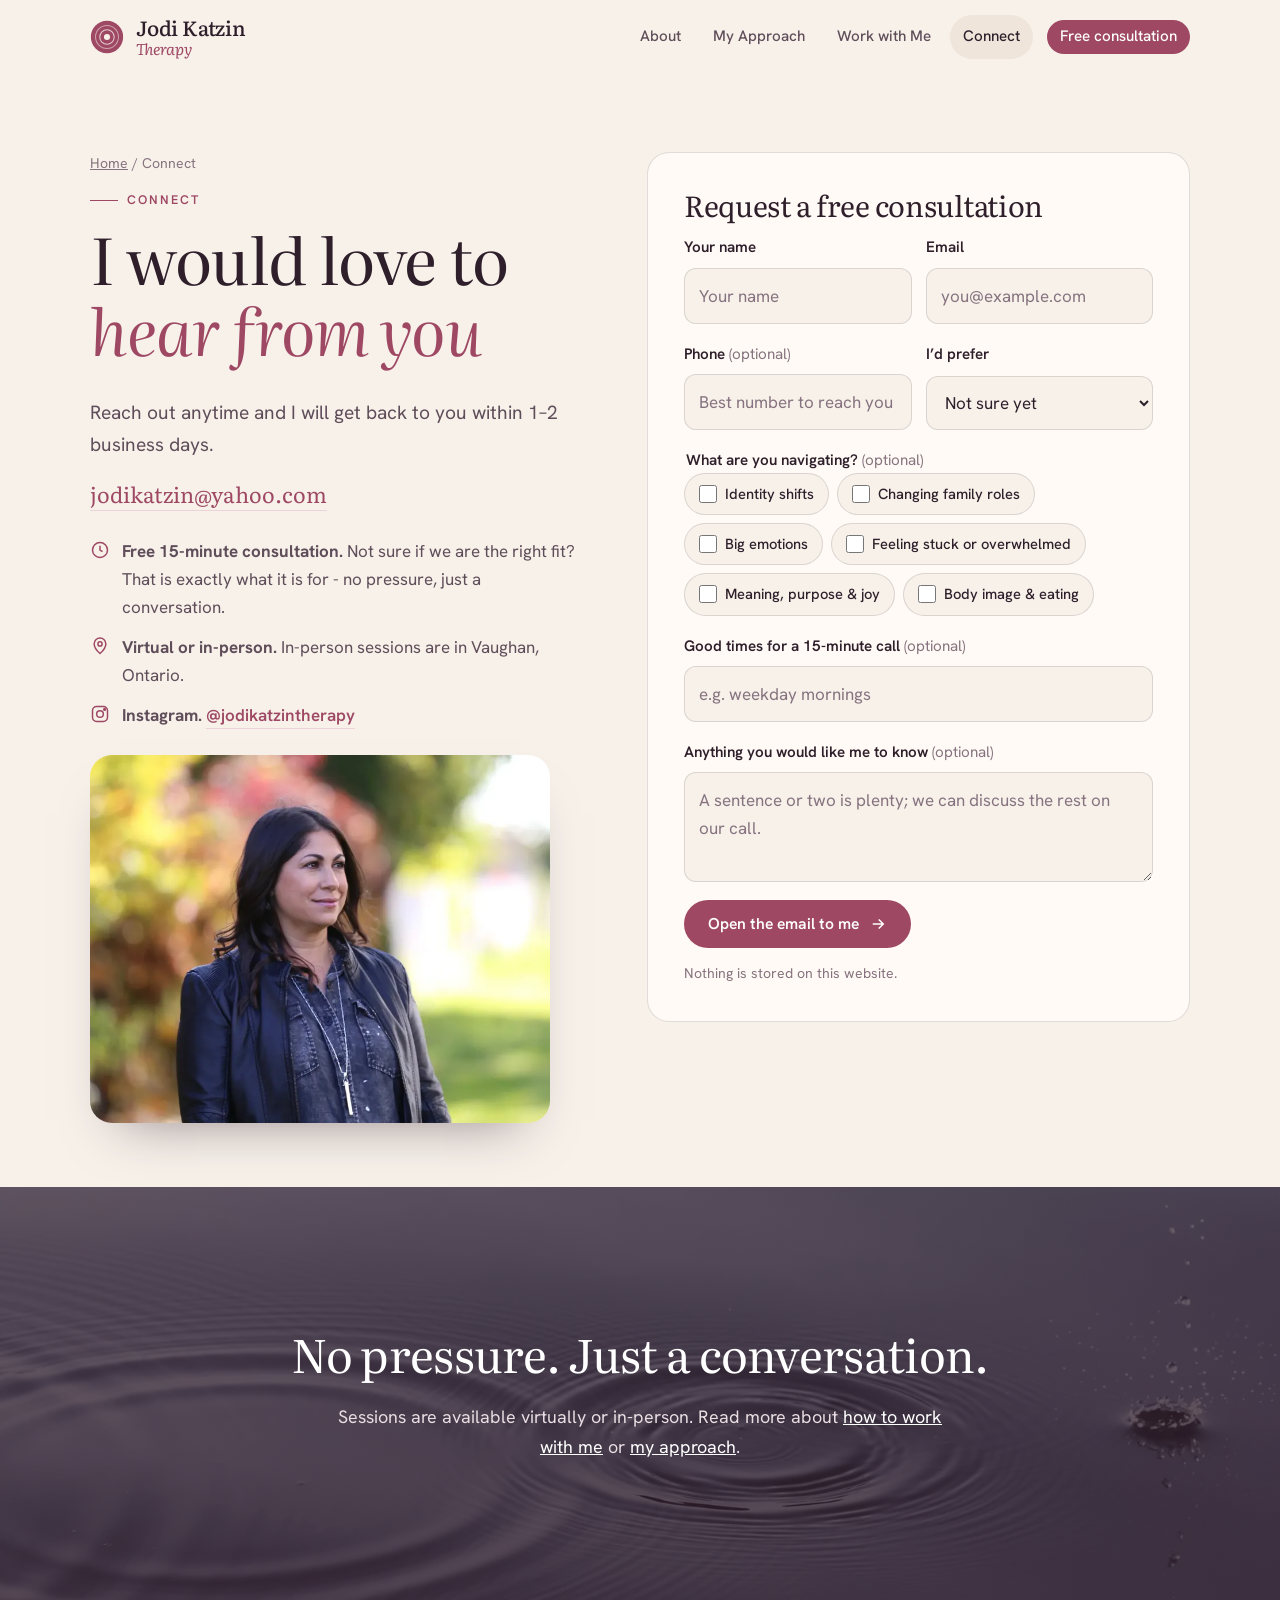
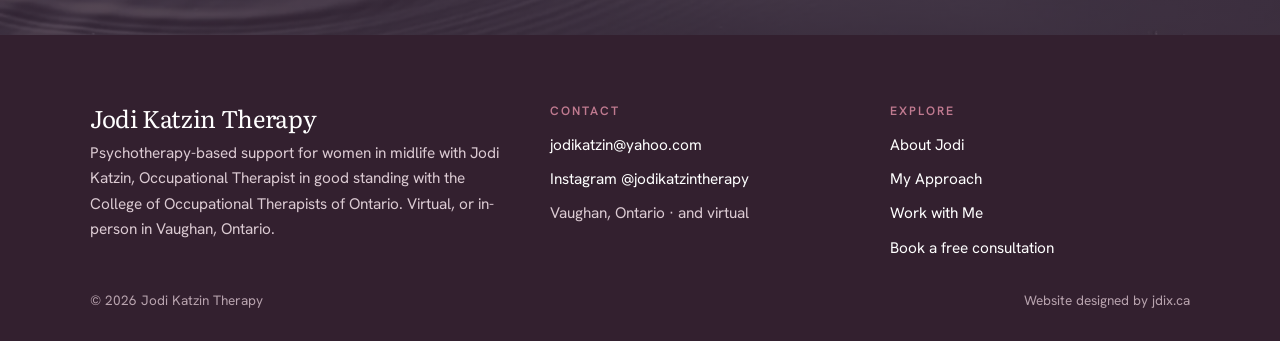
<file: connect/index.html>
<!doctype html>
<html lang="en-CA" class="no-js">
<head>
<meta charset="utf-8">
<meta name="viewport" content="width=device-width, initial-scale=1">
<title>Connect &amp; Book a Free Consultation | Jodi Katzin Therapy</title>
<meta name="description" content="Reach Jodi Katzin at jodikatzin@yahoo.com for a free 15-minute consultation. Replies within 1-2 business days. Sessions virtual or in-person in Vaughan, Ontario.">
<link rel="canonical" href="https://jodikatzintherapy.ca/connect/">
<meta name="theme-color" content="#33202f">
<meta property="og:type" content="website">
<meta property="og:site_name" content="Jodi Katzin Therapy">
<meta property="og:title" content="Book a free consultation | Jodi Katzin Therapy">
<meta property="og:description" content="No pressure, just a conversation. 15 minutes, free.">
<meta property="og:image" content="https://jodikatzintherapy.ca/assets/og.png">
<meta property="og:image:width" content="1200">
<meta property="og:image:height" content="630">
<meta property="og:image:alt" content="Jodi Katzin Therapy: therapy for women in midlife, virtual or in Vaughan, Ontario">
<meta property="og:url" content="https://jodikatzintherapy.ca/connect/">
<meta property="og:locale" content="en_CA">
<meta name="twitter:card" content="summary_large_image">
<link rel="icon" href="../favicon.svg" type="image/svg+xml">
<link rel="apple-touch-icon" href="../apple-touch-icon.png">
<link rel="preconnect" href="https://fonts.googleapis.com">
<link rel="preconnect" href="https://fonts.gstatic.com" crossorigin>
<link rel="stylesheet" href="https://fonts.googleapis.com/css2?family=Hanken+Grotesk:wght@400;500;600&family=Literata:ital,opsz,wght@0,7..72,300..600;1,7..72,300..500&display=swap">
<link rel="stylesheet" href="../assets/site.css?v=20261102f">
<script type="application/ld+json">
{
  "@context": "https://schema.org",
  "@graph": [
    {
      "@type": "ContactPage",
      "@id": "https://jodikatzintherapy.ca/connect/#page",
      "url": "https://jodikatzintherapy.ca/connect/",
      "name": "Connect with Jodi Katzin Therapy",
      "isPartOf": { "@id": "https://jodikatzintherapy.ca/#site" },
      "mainEntity": {
        "@id": "https://jodikatzintherapy.ca/#practice",
        "@type": "ProfessionalService",
        "name": "Jodi Katzin Therapy",
        "email": "jodikatzin@yahoo.com",
        "address": { "@type": "PostalAddress", "addressLocality": "Vaughan", "addressRegion": "ON", "addressCountry": "CA" }
      }
    },
    {
      "@type": "BreadcrumbList",
      "itemListElement": [
        { "@type": "ListItem", "position": 1, "name": "Home", "item": "https://jodikatzintherapy.ca/" },
        { "@type": "ListItem", "position": 2, "name": "Connect", "item": "https://jodikatzintherapy.ca/connect/" }
      ]
    }
  ]
}
</script>
</head>
<body>
<a class="skip" href="#main">Skip to content</a>
<header class="site-head">
  <div class="wrap head-in">
    <a class="brand" href="../" aria-label="Jodi Katzin Therapy, home">
      <svg viewBox="0 0 40 40" aria-hidden="true"><circle cx="20" cy="20" r="19" fill="#9e4864"/><circle cx="20" cy="20" r="13.5" fill="none" stroke="#f7f1ea" stroke-width="1.2" opacity=".55"/><circle cx="20" cy="20" r="8.5" fill="none" stroke="#f7f1ea" stroke-width="1.2" opacity=".8"/><circle cx="20" cy="20" r="3.6" fill="#f7f1ea"/></svg>
      <span><b>Jodi Katzin</b><small>Therapy</small></span>
    </a>
    <button class="menu-btn" aria-expanded="false" aria-controls="nav">Menu</button>
    <nav class="nav" id="nav" aria-label="Main">
      <a href="../about/">About</a>
      <a href="../my-approach/">My Approach</a>
      <a href="../howtoworktogether/">Work with Me</a>
      <a href="../connect/" aria-current="page">Connect</a>
      <a class="btn" href="../connect/">Free consultation</a>
    </nav>
  </div>
</header>

<main id="main">
  <section class="page-hero">
    <div class="wrap contact-grid">
      <div>
        <p class="crumbs"><a href="../">Home</a> / Connect</p>
        <p class="eyebrow">Connect</p>
        <h1>I would love to <em>hear from you</em></h1>
        <p class="lede">Reach out anytime and I will get back to you within 1&ndash;2 business days.</p>
        <p><a class="mail-big" href="mailto:jodikatzin@yahoo.com">jodikatzin@yahoo.com</a></p>
        <ul class="facts">
          <li><svg viewBox="0 0 24 24" fill="none" stroke="currentColor" stroke-width="1.8" aria-hidden="true"><circle cx="12" cy="12" r="9"/><path d="M12 7v5l3 2"/></svg><span><strong>Free 15-minute consultation.</strong> Not sure if we are the right fit? That is exactly what it is for - no pressure, just a conversation.</span></li>
          <li><svg viewBox="0 0 24 24" fill="none" stroke="currentColor" stroke-width="1.8" aria-hidden="true"><path d="M12 21s-7-6.2-7-11.5A7 7 0 0 1 19 9.5C19 14.8 12 21 12 21z"/><circle cx="12" cy="9.5" r="2.5"/></svg><span><strong>Virtual or in-person.</strong> In-person sessions are in Vaughan, Ontario.</span></li>
          <li><svg viewBox="0 0 24 24" fill="none" stroke="currentColor" stroke-width="1.8" aria-hidden="true"><rect x="3" y="3" width="18" height="18" rx="5"/><circle cx="12" cy="12" r="4"/><circle cx="17.5" cy="6.5" r="1" fill="currentColor"/></svg><span><strong>Instagram.</strong> <a class="link" href="https://www.instagram.com/jodikatzintherapy/" rel="noopener">@jodikatzintherapy</a></span></li>
        </ul>
        <figure class="photo rv" style="margin:0;aspect-ratio:5/4;max-width:460px">
          <img src="../assets/img/jodi-katzin-portrait-outdoors-800.webp" width="800" height="640" alt="Jodi Katzin outdoors in autumn, smiling" fetchpriority="high" style="object-position:62% 30%">
        </figure>
      </div>

      <form class="ask rv">
        <h2 style="font-size:1.8rem">Request a free consultation</h2>
        <div class="two">
          <div class="field"><label for="f-name">Your name</label><input id="f-name" name="name" autocomplete="name" placeholder="Your name" required></div>
          <div class="field"><label for="f-email">Email</label><input id="f-email" name="email" type="email" autocomplete="email" placeholder="you@example.com" required></div>
        </div>
        <div class="two">
          <div class="field"><label for="f-phone">Phone <span style="font-weight:400;color:var(--muted)">(optional)</span></label><input id="f-phone" name="phone" type="tel" autocomplete="tel" placeholder="Best number to reach you"></div>
          <div class="field"><label for="f-format">I&rsquo;d prefer</label><select id="f-format" name="format"><option>Not sure yet</option><option>Virtual</option><option>In-person in Vaughan</option></select></div>
        </div>
        <fieldset class="field">
          <legend>What are you navigating? <span style="font-weight:400;color:var(--muted)">(optional)</span></legend>
          <div class="chips">
            <label><input type="checkbox" name="topic" value="identity" data-label="Identity shifts"> Identity shifts</label>
            <label><input type="checkbox" name="topic" value="family" data-label="Changing family roles"> Changing family roles</label>
            <label><input type="checkbox" name="topic" value="emotions" data-label="Big emotions"> Big emotions</label>
            <label><input type="checkbox" name="topic" value="stuck" data-label="Feeling stuck or overwhelmed"> Feeling stuck or overwhelmed</label>
            <label><input type="checkbox" name="topic" value="meaning" data-label="Meaning, purpose and joy"> Meaning, purpose &amp; joy</label>
            <label><input type="checkbox" name="topic" value="body" data-label="Body image and eating"> Body image &amp; eating</label>
          </div>
        </fieldset>
        <div class="field"><label for="f-times">Good times for a 15-minute call <span style="font-weight:400;color:var(--muted)">(optional)</span></label><input id="f-times" name="times" placeholder="e.g. weekday mornings"></div>
        <div class="field"><label for="f-msg">Anything you would like me to know <span style="font-weight:400;color:var(--muted)">(optional)</span></label><textarea id="f-msg" name="message" placeholder="A sentence or two is plenty; we can discuss the rest on our call."></textarea></div>
        <button class="btn" type="submit">Open the email to me <svg viewBox="0 0 24 24" fill="none" stroke="currentColor" stroke-width="2" aria-hidden="true"><path d="M5 12h14M13 6l6 6-6 6"/></svg></button>
        <p class="form-done" role="status">Your email app should open with the message ready. If it didn&rsquo;t, write to <a class="link" href="mailto:jodikatzin@yahoo.com">jodikatzin@yahoo.com</a>.</p>
        <p class="fine">Nothing is stored on this website.</p>
      </form>
    </div>
  </section>

  <section class="band">
    <img src="../assets/img/water-ripples-1600.webp" width="1600" height="1066" loading="lazy" alt="Ripples spreading across calm grey water">
    <div class="wrap rv">
      <h2>No pressure. Just a conversation.</h2>
      <p>Sessions are available virtually or in-person. Read more about <a href="../howtoworktogether/" style="color:#fff">how to work with me</a> or <a href="../my-approach/" style="color:#fff">my approach</a>.</p>
    </div>
  </section>
</main>

<footer class="site-foot">
  <div class="wrap">
    <div class="foot-grid">
      <div>
        <h2>Jodi Katzin Therapy</h2>
        <p>Psychotherapy-based support for women in midlife with Jodi Katzin, Occupational Therapist in good standing with the College of Occupational Therapists of Ontario. Virtual, or in-person in Vaughan, Ontario.</p>
      </div>
      <div>
        <h3>Contact</h3>
        <ul>
          <li><a href="mailto:jodikatzin@yahoo.com">jodikatzin@yahoo.com</a></li>
          <li><a href="https://www.instagram.com/jodikatzintherapy/" rel="noopener">Instagram @jodikatzintherapy</a></li>
          <li>Vaughan, Ontario &middot; and virtual</li>
        </ul>
      </div>
      <div>
        <h3>Explore</h3>
        <ul>
          <li><a href="../about/">About Jodi</a></li>
          <li><a href="../my-approach/">My Approach</a></li>
          <li><a href="../howtoworktogether/">Work with Me</a></li>
          <li><a href="../connect/">Book a free consultation</a></li>
        </ul>
      </div>
    </div>
    <div class="foot-base"><span>&copy; <span id="yr">2026</span> Jodi Katzin Therapy</span><a href="https://jdix.ca/">Website designed by jdix.ca</a></div>
  </div>
</footer>
<script src="../assets/site.js?v=20261102f" defer></script>
</body>
</html>
</file>
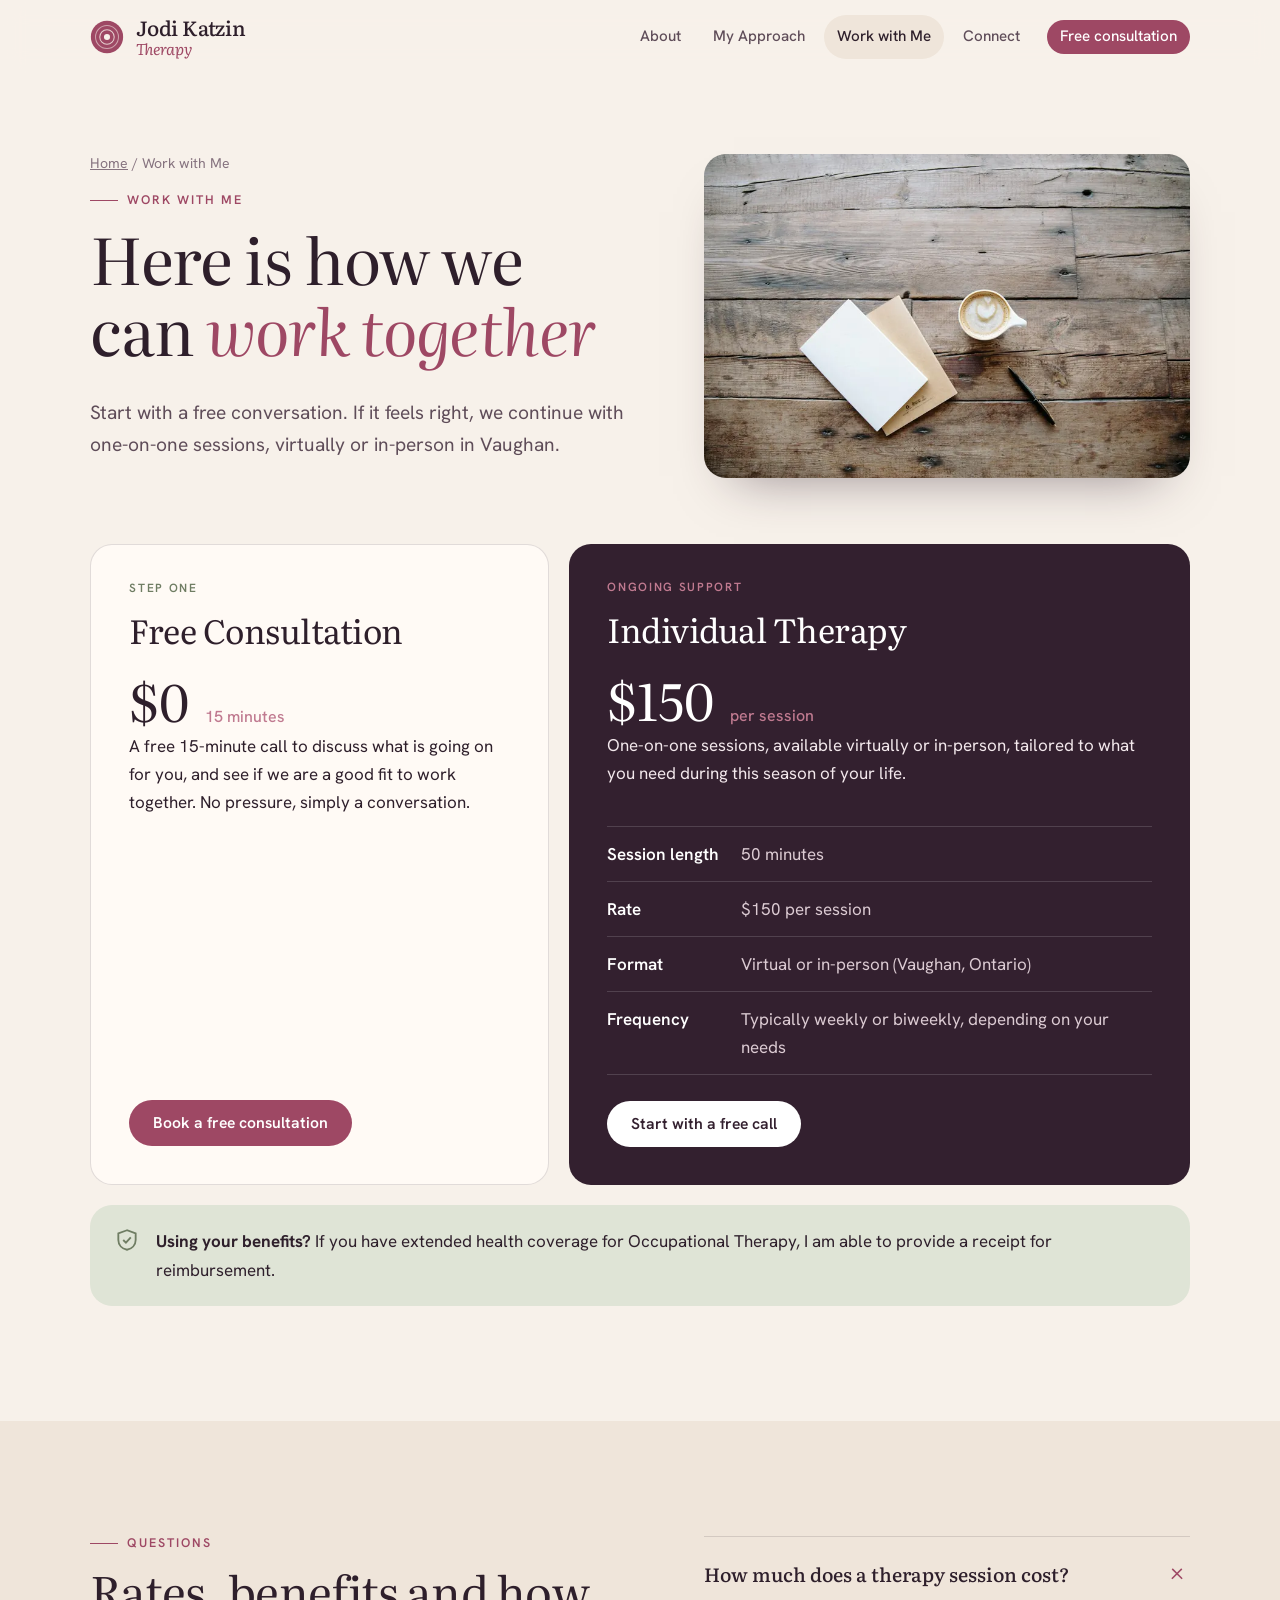
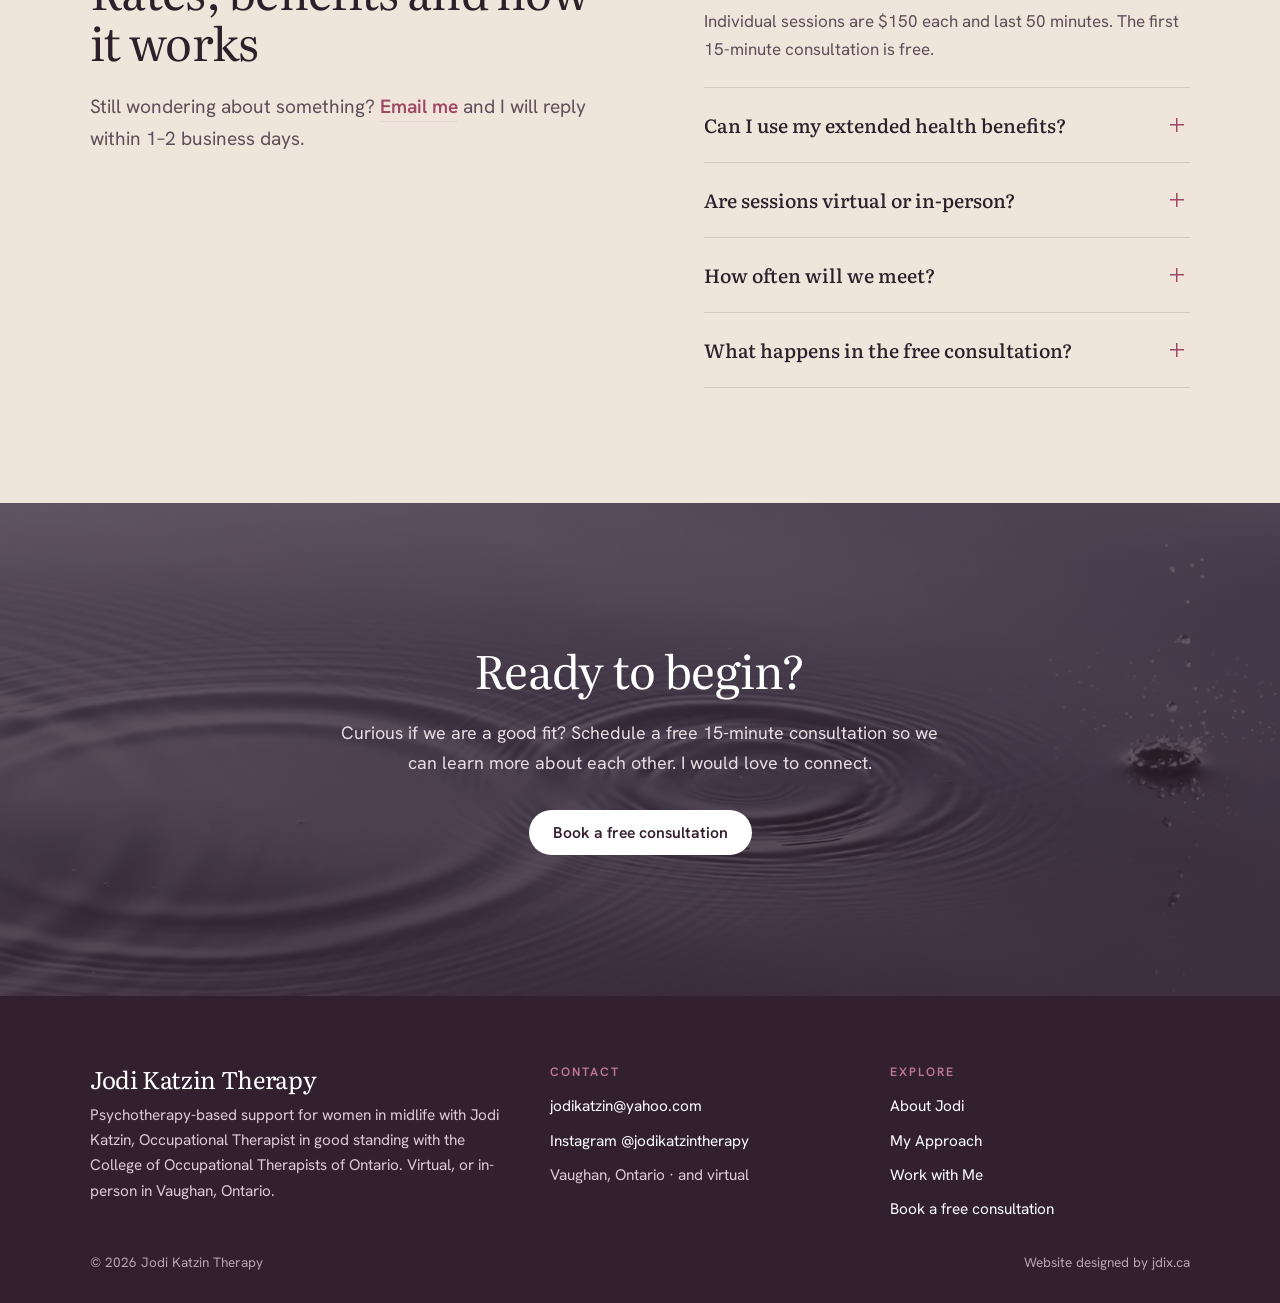
<file: howtoworktogether/index.html>
<!doctype html>
<html lang="en-CA" class="no-js">
<head>
<meta charset="utf-8">
<meta name="viewport" content="width=device-width, initial-scale=1">
<title>Work with Me: Rates &amp; Free Consultation | Jodi Katzin Therapy</title>
<meta name="description" content="Individual therapy for women in midlife: 50-minute sessions, $150, virtual or in-person in Vaughan. OT receipts for extended health. Start with a free 15-minute call.">
<link rel="canonical" href="https://jodikatzintherapy.ca/howtoworktogether/">
<meta name="theme-color" content="#33202f">
<meta property="og:type" content="website">
<meta property="og:site_name" content="Jodi Katzin Therapy">
<meta property="og:title" content="Work with me | Jodi Katzin Therapy">
<meta property="og:description" content="Free 15-minute consultation, then 50-minute sessions at $150, virtual or in-person.">
<meta property="og:image" content="https://jodikatzintherapy.ca/assets/og.png">
<meta property="og:image:width" content="1200">
<meta property="og:image:height" content="630">
<meta property="og:image:alt" content="Jodi Katzin Therapy: therapy for women in midlife, virtual or in Vaughan, Ontario">
<meta property="og:url" content="https://jodikatzintherapy.ca/howtoworktogether/">
<meta property="og:locale" content="en_CA">
<meta name="twitter:card" content="summary_large_image">
<link rel="icon" href="../favicon.svg" type="image/svg+xml">
<link rel="apple-touch-icon" href="../apple-touch-icon.png">
<link rel="preconnect" href="https://fonts.googleapis.com">
<link rel="preconnect" href="https://fonts.gstatic.com" crossorigin>
<link rel="stylesheet" href="https://fonts.googleapis.com/css2?family=Hanken+Grotesk:wght@400;500;600&family=Literata:ital,opsz,wght@0,7..72,300..600;1,7..72,300..500&display=swap">
<link rel="stylesheet" href="../assets/site.css?v=20261102f">
<script type="application/ld+json">
{
  "@context": "https://schema.org",
  "@graph": [
    {
      "@type": "Service",
      "@id": "https://jodikatzintherapy.ca/howtoworktogether/#therapy",
      "name": "Individual therapy for women in midlife",
      "serviceType": "Psychotherapy-based support",
      "description": "One-on-one 50-minute sessions, available virtually or in-person in Vaughan, Ontario, typically weekly or biweekly.",
      "provider": { "@id": "https://jodikatzintherapy.ca/#practice" },
      "areaServed": { "@type": "City", "name": "Vaughan" },
      "audience": { "@type": "PeopleAudience", "audienceType": "Women in midlife" },
      "offers": [
        { "@type": "Offer", "name": "Free consultation", "description": "A free 15-minute call to see if we are a good fit.", "price": "0", "priceCurrency": "CAD" },
        { "@type": "Offer", "name": "Individual therapy session", "description": "50 minutes, virtual or in-person.", "price": "150", "priceCurrency": "CAD" }
      ]
    },
    {
      "@type": "FAQPage",
      "mainEntity": [
        { "@type": "Question", "name": "How much does a therapy session cost?", "acceptedAnswer": { "@type": "Answer", "text": "Individual sessions are $150 each and last 50 minutes. The first 15-minute consultation is free." } },
        { "@type": "Question", "name": "Can I use my extended health benefits?", "acceptedAnswer": { "@type": "Answer", "text": "If you have extended health coverage for Occupational Therapy, Jodi can provide a receipt for reimbursement." } },
        { "@type": "Question", "name": "Are sessions virtual or in-person?", "acceptedAnswer": { "@type": "Answer", "text": "Both. Sessions are available virtually or in-person in Vaughan, Ontario." } },
        { "@type": "Question", "name": "How often will we meet?", "acceptedAnswer": { "@type": "Answer", "text": "Typically weekly or biweekly, depending on your needs." } },
        { "@type": "Question", "name": "What happens in the free consultation?", "acceptedAnswer": { "@type": "Answer", "text": "A 15-minute call to discuss what is going on for you and see if you are a good fit to work together. No pressure, simply a conversation." } }
      ]
    },
    {
      "@type": "BreadcrumbList",
      "itemListElement": [
        { "@type": "ListItem", "position": 1, "name": "Home", "item": "https://jodikatzintherapy.ca/" },
        { "@type": "ListItem", "position": 2, "name": "Work with Me", "item": "https://jodikatzintherapy.ca/howtoworktogether/" }
      ]
    }
  ]
}
</script>
</head>
<body>
<a class="skip" href="#main">Skip to content</a>
<header class="site-head">
  <div class="wrap head-in">
    <a class="brand" href="../" aria-label="Jodi Katzin Therapy, home">
      <svg viewBox="0 0 40 40" aria-hidden="true"><circle cx="20" cy="20" r="19" fill="#9e4864"/><circle cx="20" cy="20" r="13.5" fill="none" stroke="#f7f1ea" stroke-width="1.2" opacity=".55"/><circle cx="20" cy="20" r="8.5" fill="none" stroke="#f7f1ea" stroke-width="1.2" opacity=".8"/><circle cx="20" cy="20" r="3.6" fill="#f7f1ea"/></svg>
      <span><b>Jodi Katzin</b><small>Therapy</small></span>
    </a>
    <button class="menu-btn" aria-expanded="false" aria-controls="nav">Menu</button>
    <nav class="nav" id="nav" aria-label="Main">
      <a href="../about/">About</a>
      <a href="../my-approach/">My Approach</a>
      <a href="../howtoworktogether/" aria-current="page">Work with Me</a>
      <a href="../connect/">Connect</a>
      <a class="btn" href="../connect/">Free consultation</a>
    </nav>
  </div>
</header>

<main id="main">
  <section class="page-hero">
    <div class="wrap split">
      <div>
        <p class="crumbs"><a href="../">Home</a> / Work with Me</p>
        <p class="eyebrow">Work with me</p>
        <h1>Here is how we can <em>work together</em></h1>
        <p class="lede">Start with a free conversation. If it feels right, we continue with one-on-one sessions, virtually or in-person in Vaughan.</p>
      </div>
      <figure class="photo wide rv" style="margin:0">
        <img src="../assets/img/journal-and-coffee-800.webp" srcset="../assets/img/journal-and-coffee-800.webp 800w, ../assets/img/journal-and-coffee-1600.webp 1600w" sizes="(max-width:860px) 92vw, 520px" width="800" height="533" alt="A blank card, notebook, pen and latte on a weathered wooden table" fetchpriority="high">
      </figure>
    </div>
  </section>

  <section style="padding-top:0">
    <div class="wrap">
      <div class="offers">
        <article class="offer rv">
          <p class="tag">Step one</p>
          <h2>Free Consultation</h2>
          <p class="price">$0 <small>15 minutes</small></p>
          <p>A free 15-minute call to discuss what is going on for you, and see if we are a good fit to work together. No pressure, simply a conversation.</p>
          <a class="btn" href="../connect/">Book a free consultation</a>
        </article>
        <article class="offer main rv">
          <p class="tag">Ongoing support</p>
          <h2>Individual Therapy</h2>
          <p class="price">$150 <small>per session</small></p>
          <p>One-on-one sessions, available virtually or in-person, tailored to what you need during this season of your life.</p>
          <dl class="specs">
            <dt>Session length</dt><dd>50 minutes</dd>
            <dt>Rate</dt><dd>$150 per session</dd>
            <dt>Format</dt><dd>Virtual or in-person (Vaughan, Ontario)</dd>
            <dt>Frequency</dt><dd>Typically weekly or biweekly, depending on your needs</dd>
          </dl>
          <a class="btn light" href="../connect/">Start with a free call</a>
        </article>
      </div>
      <div class="note rv">
        <svg viewBox="0 0 24 24" fill="none" stroke="currentColor" stroke-width="1.7" aria-hidden="true"><path d="M12 3 4 6v6c0 4.5 3.4 8 8 9 4.6-1 8-4.5 8-9V6l-8-3z"/><path d="m8.5 12 2.5 2.5 4.5-5"/></svg>
        <p><strong>Using your benefits?</strong> If you have extended health coverage for Occupational Therapy, I am able to provide a receipt for reimbursement.</p>
      </div>
    </div>
  </section>

  <section class="tint">
    <div class="wrap split" style="align-items:start">
      <div>
        <p class="eyebrow">Questions</p>
        <h2 class="rv">Rates, benefits and how it works</h2>
        <p class="lede rv">Still wondering about something? <a class="link" href="mailto:jodikatzin@yahoo.com">Email me</a> and I will reply within 1&ndash;2 business days.</p>
      </div>
      <div class="faq rv">
        <details open><summary>How much does a therapy session cost?</summary><p>Individual sessions are $150 each and last 50 minutes. The first 15-minute consultation is free.</p></details>
        <details><summary>Can I use my extended health benefits?</summary><p>If you have extended health coverage for Occupational Therapy, I am able to provide a receipt for reimbursement. Check with your plan for your coverage amount.</p></details>
        <details><summary>Are sessions virtual or in-person?</summary><p>Both. Sessions are available virtually or in-person in Vaughan, Ontario.</p></details>
        <details><summary>How often will we meet?</summary><p>Typically weekly or biweekly, depending on your needs.</p></details>
        <details><summary>What happens in the free consultation?</summary><p>A 15-minute call to discuss what is going on for you, and see if we are a good fit to work together. No pressure, simply a conversation.</p></details>
      </div>
    </div>
  </section>

  <section class="band">
    <img src="../assets/img/water-ripples-1600.webp" width="1600" height="1066" loading="lazy" alt="">
    <div class="wrap rv">
      <h2>Ready to begin?</h2>
      <p>Curious if we are a good fit? Schedule a free 15-minute consultation so we can learn more about each other. I would love to connect.</p>
      <div class="ctas"><a class="btn light" href="../connect/">Book a free consultation</a></div>
    </div>
  </section>
</main>

<footer class="site-foot">
  <div class="wrap">
    <div class="foot-grid">
      <div>
        <h2>Jodi Katzin Therapy</h2>
        <p>Psychotherapy-based support for women in midlife with Jodi Katzin, Occupational Therapist in good standing with the College of Occupational Therapists of Ontario. Virtual, or in-person in Vaughan, Ontario.</p>
      </div>
      <div>
        <h3>Contact</h3>
        <ul>
          <li><a href="mailto:jodikatzin@yahoo.com">jodikatzin@yahoo.com</a></li>
          <li><a href="https://www.instagram.com/jodikatzintherapy/" rel="noopener">Instagram @jodikatzintherapy</a></li>
          <li>Vaughan, Ontario &middot; and virtual</li>
        </ul>
      </div>
      <div>
        <h3>Explore</h3>
        <ul>
          <li><a href="../about/">About Jodi</a></li>
          <li><a href="../my-approach/">My Approach</a></li>
          <li><a href="../howtoworktogether/">Work with Me</a></li>
          <li><a href="../connect/">Book a free consultation</a></li>
        </ul>
      </div>
    </div>
    <div class="foot-base"><span>&copy; <span id="yr">2026</span> Jodi Katzin Therapy</span><a href="https://jdix.ca/">Website designed by jdix.ca</a></div>
  </div>
</footer>
<script src="../assets/site.js?v=20261102f" defer></script>
</body>
</html>
</file>
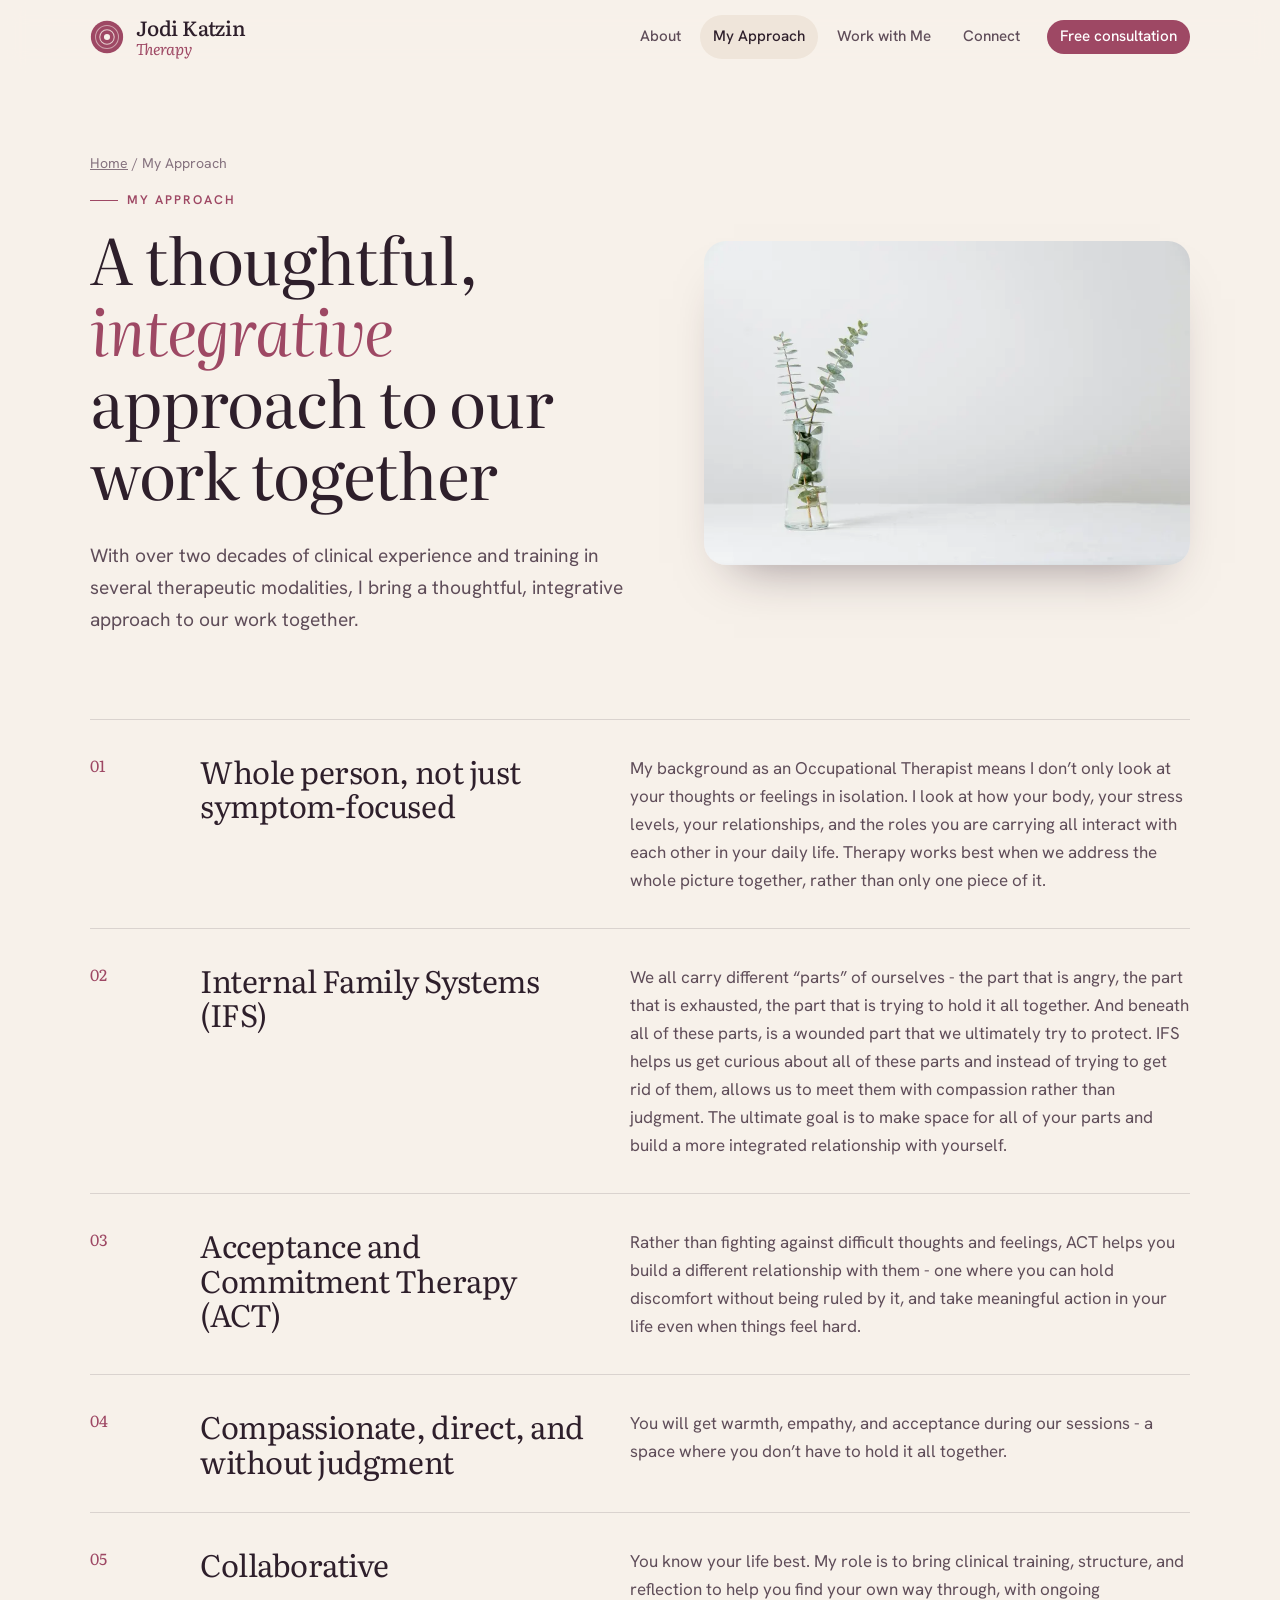
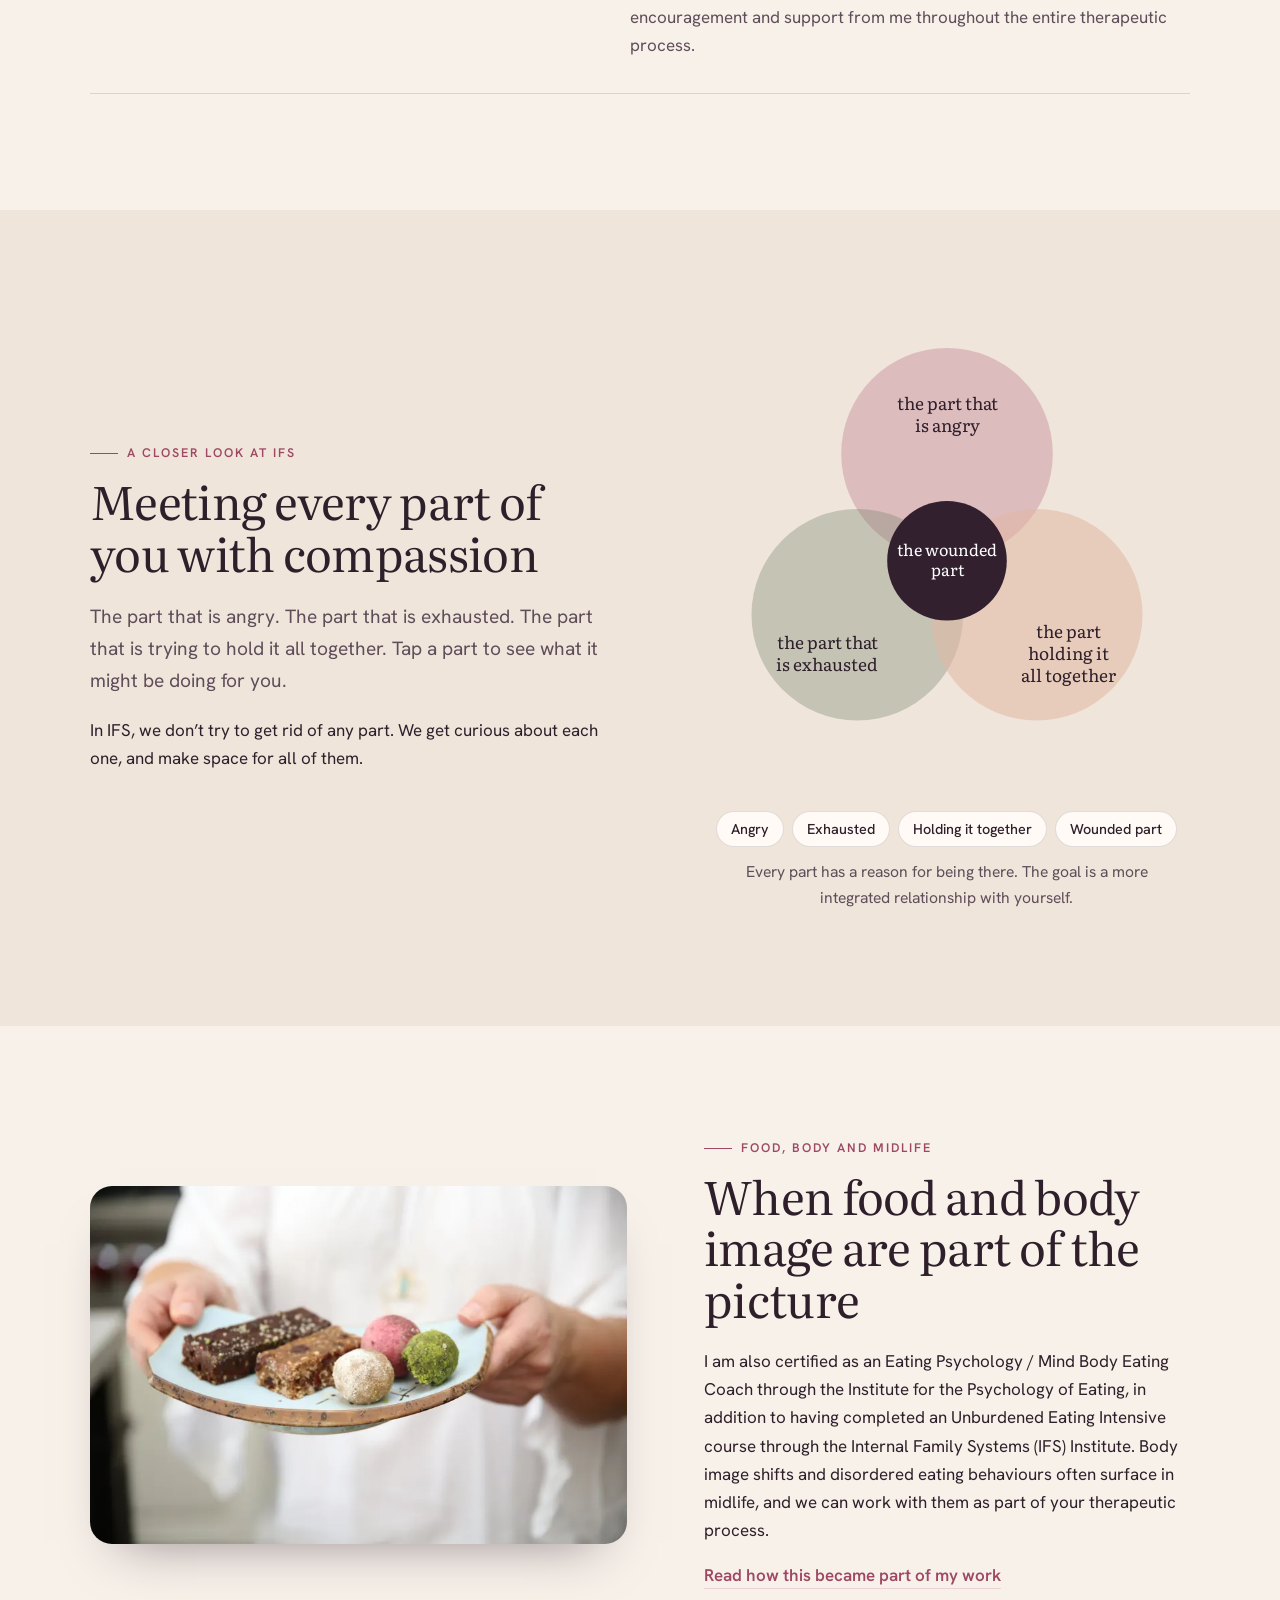
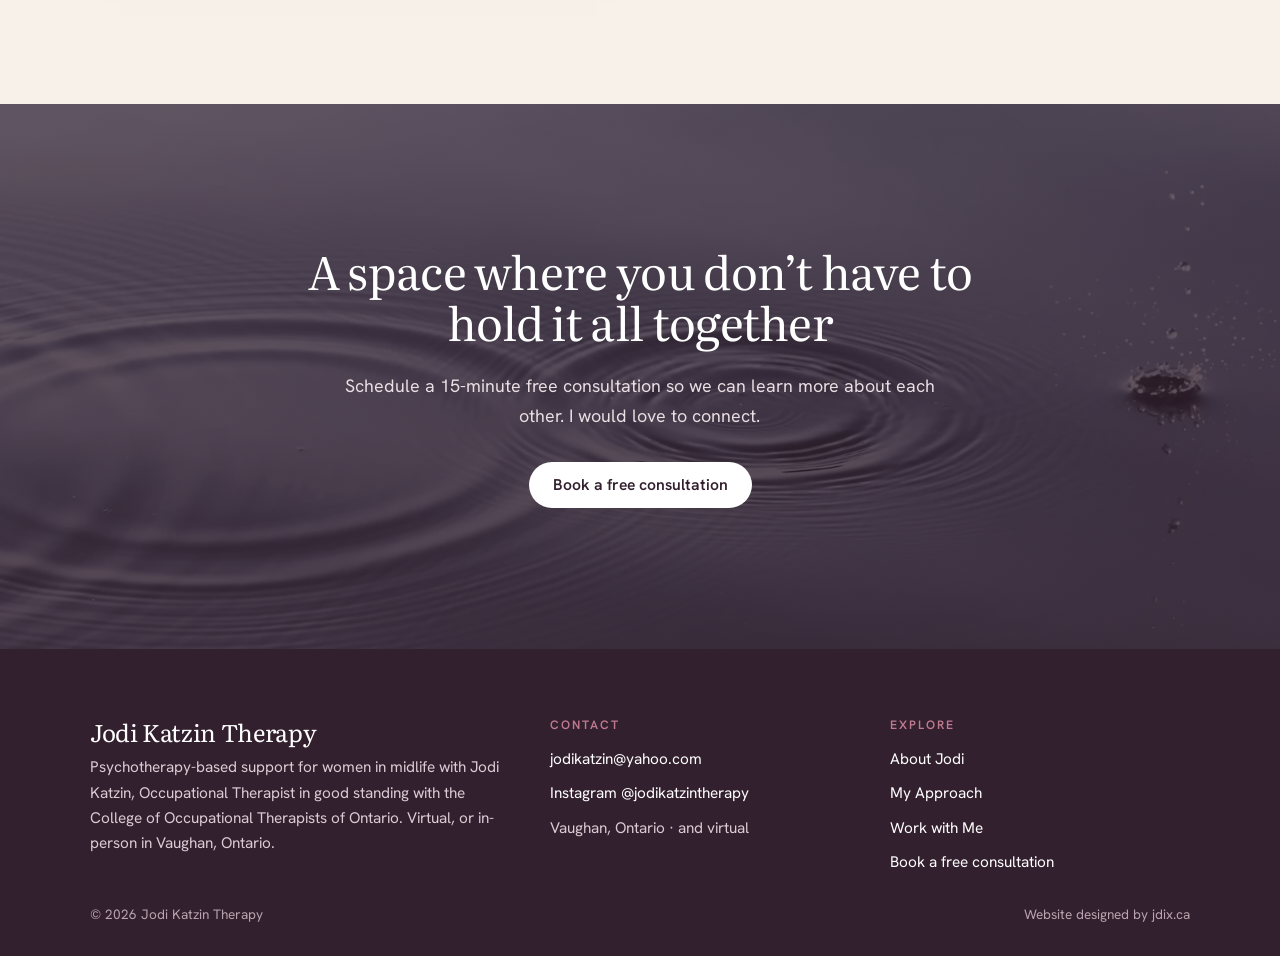
<file: my-approach/index.html>
<!doctype html>
<html lang="en-CA" class="no-js">
<head>
<meta charset="utf-8">
<meta name="viewport" content="width=device-width, initial-scale=1">
<title>My Approach: IFS, ACT &amp; Mind Body | Jodi Katzin Therapy</title>
<meta name="description" content="An integrative, whole-person approach for women in midlife: Internal Family Systems (IFS), ACT and an OT's mind-body lens. Book a free 15-minute consultation.">
<link rel="canonical" href="https://jodikatzintherapy.ca/my-approach/">
<meta name="theme-color" content="#33202f">
<meta property="og:type" content="website">
<meta property="og:site_name" content="Jodi Katzin Therapy">
<meta property="og:title" content="My Approach | Jodi Katzin Therapy">
<meta property="og:description" content="Whole person, not just symptom-focused: IFS, ACT and an Occupational Therapist's lens.">
<meta property="og:image" content="https://jodikatzintherapy.ca/assets/og.png">
<meta property="og:image:width" content="1200">
<meta property="og:image:height" content="630">
<meta property="og:image:alt" content="Jodi Katzin Therapy: therapy for women in midlife, virtual or in Vaughan, Ontario">
<meta property="og:url" content="https://jodikatzintherapy.ca/my-approach/">
<meta property="og:locale" content="en_CA">
<meta name="twitter:card" content="summary_large_image">
<link rel="icon" href="../favicon.svg" type="image/svg+xml">
<link rel="apple-touch-icon" href="../apple-touch-icon.png">
<link rel="preconnect" href="https://fonts.googleapis.com">
<link rel="preconnect" href="https://fonts.gstatic.com" crossorigin>
<link rel="stylesheet" href="https://fonts.googleapis.com/css2?family=Hanken+Grotesk:wght@400;500;600&family=Literata:ital,opsz,wght@0,7..72,300..600;1,7..72,300..500&display=swap">
<link rel="stylesheet" href="../assets/site.css?v=20261102f">
<script type="application/ld+json">
{
  "@context": "https://schema.org",
  "@graph": [
    {
      "@type": "WebPage",
      "@id": "https://jodikatzintherapy.ca/my-approach/#page",
      "url": "https://jodikatzintherapy.ca/my-approach/",
      "name": "My Approach",
      "description": "An integrative, whole-person approach drawing on Internal Family Systems (IFS), Acceptance and Commitment Therapy (ACT) and Occupational Therapy.",
      "isPartOf": { "@id": "https://jodikatzintherapy.ca/#site" },
      "about": { "@id": "https://jodikatzintherapy.ca/#practice" }
    },
    {
      "@type": "BreadcrumbList",
      "itemListElement": [
        { "@type": "ListItem", "position": 1, "name": "Home", "item": "https://jodikatzintherapy.ca/" },
        { "@type": "ListItem", "position": 2, "name": "My Approach", "item": "https://jodikatzintherapy.ca/my-approach/" }
      ]
    }
  ]
}
</script>
</head>
<body>
<a class="skip" href="#main">Skip to content</a>
<header class="site-head">
  <div class="wrap head-in">
    <a class="brand" href="../" aria-label="Jodi Katzin Therapy, home">
      <svg viewBox="0 0 40 40" aria-hidden="true"><circle cx="20" cy="20" r="19" fill="#9e4864"/><circle cx="20" cy="20" r="13.5" fill="none" stroke="#f7f1ea" stroke-width="1.2" opacity=".55"/><circle cx="20" cy="20" r="8.5" fill="none" stroke="#f7f1ea" stroke-width="1.2" opacity=".8"/><circle cx="20" cy="20" r="3.6" fill="#f7f1ea"/></svg>
      <span><b>Jodi Katzin</b><small>Therapy</small></span>
    </a>
    <button class="menu-btn" aria-expanded="false" aria-controls="nav">Menu</button>
    <nav class="nav" id="nav" aria-label="Main">
      <a href="../about/">About</a>
      <a href="../my-approach/" aria-current="page">My Approach</a>
      <a href="../howtoworktogether/">Work with Me</a>
      <a href="../connect/">Connect</a>
      <a class="btn" href="../connect/">Free consultation</a>
    </nav>
  </div>
</header>

<main id="main">
  <section class="page-hero">
    <div class="wrap split">
      <div>
        <p class="crumbs"><a href="../">Home</a> / My Approach</p>
        <p class="eyebrow">My approach</p>
        <h1>A thoughtful, <em>integrative</em> approach to our work together</h1>
        <p class="lede">With over two decades of clinical experience and training in several therapeutic modalities, I bring a thoughtful, integrative approach to our work together.</p>
      </div>
      <figure class="photo wide rv" style="margin:0">
        <img src="../assets/img/eucalyptus-in-glass-vase-800.webp" srcset="../assets/img/eucalyptus-in-glass-vase-800.webp 800w, ../assets/img/eucalyptus-in-glass-vase-1600.webp 1600w" sizes="(max-width:860px) 92vw, 520px" width="800" height="533" alt="A sprig of eucalyptus in a clear glass vase on a white table" fetchpriority="high">
      </figure>
    </div>
  </section>

  <section style="padding-top:0">
    <div class="wrap">
      <div class="pillars">
        <article class="pillar rv" id="whole-person">
          <span class="n">01</span>
          <h2>Whole person, not just symptom-focused</h2>
          <p>My background as an Occupational Therapist means I don&rsquo;t only look at your thoughts or feelings in isolation. I look at how your body, your stress levels, your relationships, and the roles you are carrying all interact with each other in your daily life. Therapy works best when we address the whole picture together, rather than only one piece of it.</p>
        </article>
        <article class="pillar rv" id="ifs">
          <span class="n">02</span>
          <h2>Internal Family Systems (IFS)</h2>
          <p>We all carry different &ldquo;parts&rdquo; of ourselves - the part that is angry, the part that is exhausted, the part that is trying to hold it all together. And beneath all of these parts, is a wounded part that we ultimately try to protect. IFS helps us get curious about all of these parts and instead of trying to get rid of them, allows us to meet them with compassion rather than judgment. The ultimate goal is to make space for all of your parts and build a more integrated relationship with yourself.</p>
        </article>
        <article class="pillar rv" id="act">
          <span class="n">03</span>
          <h2>Acceptance and Commitment Therapy (ACT)</h2>
          <p>Rather than fighting against difficult thoughts and feelings, ACT helps you build a different relationship with them - one where you can hold discomfort without being ruled by it, and take meaningful action in your life even when things feel hard.</p>
        </article>
        <article class="pillar rv" id="compassion">
          <span class="n">04</span>
          <h2>Compassionate, direct, and without judgment</h2>
          <p>You will get warmth, empathy, and acceptance during our sessions - a space where you don&rsquo;t have to hold it all together.</p>
        </article>
        <article class="pillar rv" id="collaborative">
          <span class="n">05</span>
          <h2>Collaborative</h2>
          <p>You know your life best. My role is to bring clinical training, structure, and reflection to help you find your own way through, with ongoing encouragement and support from me throughout the entire therapeutic process.</p>
        </article>
      </div>
    </div>
  </section>

  <section class="tint">
    <div class="wrap split">
      <div>
        <p class="eyebrow">A closer look at IFS</p>
        <h2 class="rv">Meeting every part of you with compassion</h2>
        <p class="lede rv">The part that is angry. The part that is exhausted. The part that is trying to hold it all together. Tap a part to see what it might be doing for you.</p>
        <p class="rv">In IFS, we don&rsquo;t try to get rid of any part. We get curious about each one, and make space for all of them.</p>
      </div>
      <div class="rv">
        <div class="parts" role="img" aria-label="Diagram: three protective parts (angry, exhausted, holding it all together) surrounding a wounded part at the centre">
          <svg viewBox="0 0 400 400" aria-hidden="true">
            <g class="p" data-part="angry"><circle cx="200" cy="112" r="92" fill="#c07a90" fill-opacity=".38"/><text x="200" y="74" text-anchor="middle"><tspan x="200">the part that</tspan><tspan x="200" dy="19">is angry</tspan></text></g>
            <g class="p" data-part="exhausted"><circle cx="122" cy="252" r="92" fill="#6f7d63" fill-opacity=".32"/><text x="96" y="282" text-anchor="middle"><tspan x="96">the part that</tspan><tspan x="96" dy="19">is exhausted</tspan></text></g>
            <g class="p" data-part="holding"><circle cx="278" cy="252" r="92" fill="#e2b9a4" fill-opacity=".55"/><text x="306" y="272" text-anchor="middle"><tspan x="306">the part</tspan><tspan x="306" dy="19">holding it</tspan><tspan x="306" dy="19">all together</tspan></text></g>
            <g class="p self" data-part="wounded"><circle cx="200" cy="205" r="52" fill="#33202f"/><text x="200" y="201" text-anchor="middle"><tspan x="200">the wounded</tspan><tspan x="200" dy="17">part</tspan></text></g>
          </svg>
        </div>
        <div class="parts-legend">
          <button type="button" aria-pressed="false" data-part="angry" data-cap="The part that is angry may be standing guard, making sure you are never hurt in the same way again.">Angry</button>
          <button type="button" aria-pressed="false" data-part="exhausted" data-cap="The part that is exhausted may be asking for rest after carrying so much for so long.">Exhausted</button>
          <button type="button" aria-pressed="false" data-part="holding" data-cap="The part trying to hold it all together keeps everyone else going, often at your own expense.">Holding it together</button>
          <button type="button" aria-pressed="false" data-part="wounded" data-cap="Beneath all of these parts is a wounded part that we ultimately try to protect.">Wounded part</button>
        </div>
        <p class="parts-cap" aria-live="polite" data-default="Every part has a reason for being there. The goal is a more integrated relationship with yourself.">Every part has a reason for being there. The goal is a more integrated relationship with yourself.</p>
      </div>
    </div>
  </section>

  <section>
    <div class="wrap split flip">
      <div>
        <p class="eyebrow">Food, body and midlife</p>
        <h2 class="rv">When food and body image are part of the picture</h2>
        <p class="rv">I am also certified as an Eating Psychology / Mind Body Eating Coach through the Institute for the Psychology of Eating, in addition to having completed an Unburdened Eating Intensive course through the Internal Family Systems (IFS) Institute. Body image shifts and disordered eating behaviours often surface in midlife, and we can work with them as part of your therapeutic process.</p>
        <a class="link rv" href="../about/">Read how this became part of my work</a>
      </div>
      <figure class="photo wide rv" style="margin:0">
        <img src="../assets/img/eating-psychology-snack-plate-800.webp" width="800" height="533" loading="lazy" alt="Hands holding a plate of homemade energy bars and bliss balls">
      </figure>
    </div>
  </section>

  <section class="band">
    <img src="../assets/img/water-ripples-1600.webp" width="1600" height="1066" loading="lazy" alt="">
    <div class="wrap rv">
      <h2>A space where you don&rsquo;t have to hold it all together</h2>
      <p>Schedule a 15-minute free consultation so we can learn more about each other. I would love to connect.</p>
      <div class="ctas"><a class="btn light" href="../connect/">Book a free consultation</a></div>
    </div>
  </section>
</main>

<footer class="site-foot">
  <div class="wrap">
    <div class="foot-grid">
      <div>
        <h2>Jodi Katzin Therapy</h2>
        <p>Psychotherapy-based support for women in midlife with Jodi Katzin, Occupational Therapist in good standing with the College of Occupational Therapists of Ontario. Virtual, or in-person in Vaughan, Ontario.</p>
      </div>
      <div>
        <h3>Contact</h3>
        <ul>
          <li><a href="mailto:jodikatzin@yahoo.com">jodikatzin@yahoo.com</a></li>
          <li><a href="https://www.instagram.com/jodikatzintherapy/" rel="noopener">Instagram @jodikatzintherapy</a></li>
          <li>Vaughan, Ontario &middot; and virtual</li>
        </ul>
      </div>
      <div>
        <h3>Explore</h3>
        <ul>
          <li><a href="../about/">About Jodi</a></li>
          <li><a href="../my-approach/">My Approach</a></li>
          <li><a href="../howtoworktogether/">Work with Me</a></li>
          <li><a href="../connect/">Book a free consultation</a></li>
        </ul>
      </div>
    </div>
    <div class="foot-base"><span>&copy; <span id="yr">2026</span> Jodi Katzin Therapy</span><a href="https://jdix.ca/">Website designed by jdix.ca</a></div>
  </div>
</footer>
<script src="../assets/site.js?v=20261102f" defer></script>
</body>
</html>
</file>
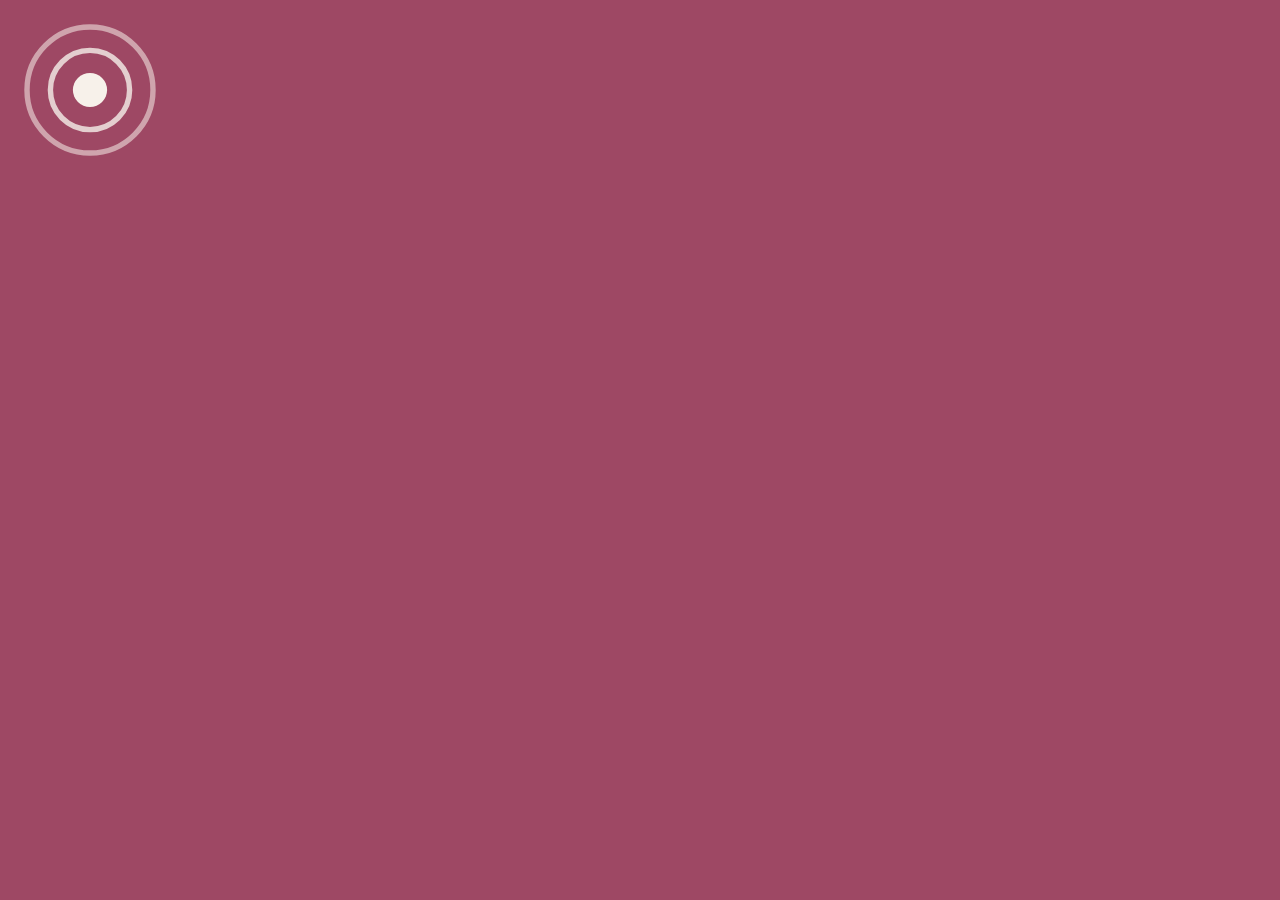
<file: _src/icon-card.html>
<!doctype html><html><head><style>html,body{margin:0;width:180px;height:180px;overflow:hidden;background:#9e4864}svg{display:block;width:180px;height:180px}</style></head><body>
<svg viewBox="0 0 40 40"><rect width="40" height="40" fill="#9e4864"/><circle cx="20" cy="20" r="14" fill="none" stroke="#f7f1ea" stroke-width="1.2" opacity=".55"/><circle cx="20" cy="20" r="8.8" fill="none" stroke="#f7f1ea" stroke-width="1.2" opacity=".8"/><circle cx="20" cy="20" r="3.8" fill="#f7f1ea"/></svg></body></html>
</file>
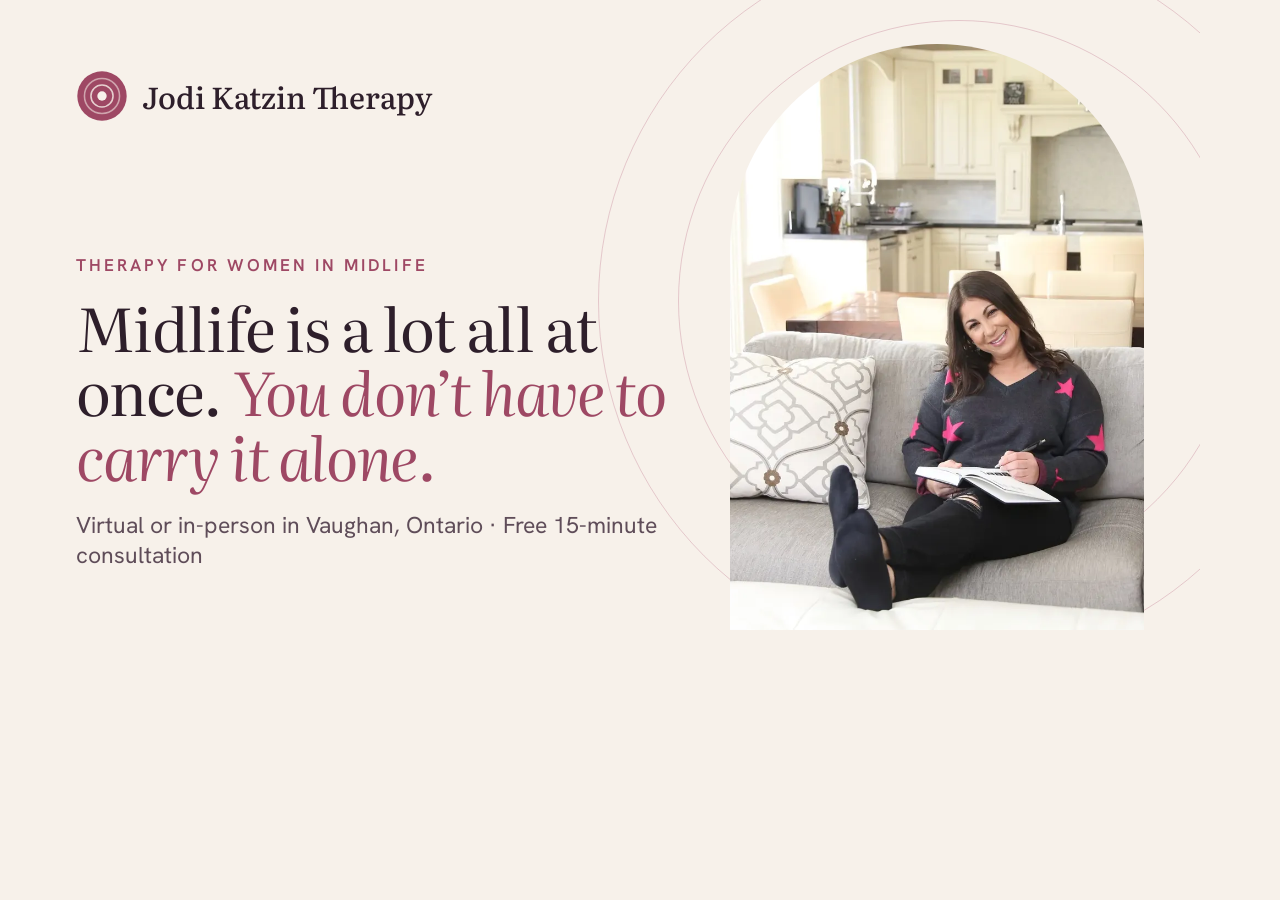
<file: _src/og-card.html>
<!doctype html><html><head><meta charset="utf-8">
<link rel="stylesheet" href="https://fonts.googleapis.com/css2?family=Hanken+Grotesk:wght@500;600&family=Literata:ital,opsz,wght@0,7..72,400;1,7..72,400&display=swap">
<style>
html,body{margin:0;width:1200px;height:630px;overflow:hidden}
body{background:#f7f1ea;font-family:"Hanken Grotesk";color:#2e1f2b;display:grid;grid-template-columns:1fr 470px;position:relative}
.t{padding:70px 40px 60px 76px;display:flex;flex-direction:column}
.b{display:flex;align-items:center;gap:14px;font:500 30px "Literata"}
.b svg{width:52px;height:52px}
.e{margin-top:auto;font:600 17px "Hanken Grotesk";letter-spacing:.18em;text-transform:uppercase;color:#9e4864}
h1{font:400 60px/1.08 "Literata";letter-spacing:-.02em;margin:18px 0 22px}
h1 em{color:#9e4864}
p{font-size:23px;color:#5f4d59;margin:0}
.ph{position:relative;padding:44px 56px 0 0}
.ph div{height:100%;border-radius:999px 999px 0 0;overflow:hidden}
.ph img{width:100%;height:100%;object-fit:cover;object-position:38% 50%}
.r{position:absolute;right:-120px;top:-60px;width:720px;height:720px;border-radius:50%;border:1px solid #c07a90;opacity:.35}
.r2{right:-40px;top:20px;width:560px;height:560px}
</style></head><body>
<span class="r"></span><span class="r r2"></span>
<div class="t">
<div class="b"><svg viewBox="0 0 40 40"><circle cx="20" cy="20" r="19" fill="#9e4864"/><circle cx="20" cy="20" r="13.5" fill="none" stroke="#f7f1ea" stroke-width="1.2" opacity=".55"/><circle cx="20" cy="20" r="8.5" fill="none" stroke="#f7f1ea" stroke-width="1.2" opacity=".8"/><circle cx="20" cy="20" r="3.6" fill="#f7f1ea"/></svg>Jodi Katzin Therapy</div>
<div class="e">Therapy for women in midlife</div>
<h1>Midlife is a lot all at once. <em>You don&rsquo;t have to carry it alone.</em></h1>
<p>Virtual or in-person in Vaughan, Ontario &middot; Free 15-minute consultation</p>
</div>
<div class="ph"><div><img src="../assets/img/jodi-katzin-reading-on-sofa-1600.webp"></div></div>
</body></html>
</file>
<file: assets/site.css>
/* Jodi Katzin Therapy: warm oat paper, plum ink, her rose. Literata + Hanken Grotesk. */
:root{
  --paper:#f7f1ea; --paper-2:#efe5da; --card:#fffaf5;
  --ink:#2e1f2b; --ink-soft:#5f4d59; --muted:#86737f;
  --rose:#9e4864; --rose-2:#c07a90; --rose-soft:#ecd3d9; --blush:#f4e3e3;
  --sage:#6f7d63; --sage-soft:#dfe4d6;
  --plum:#33202f; --plum-2:#4a2f43;
  --line:rgba(46,31,43,.14);
  --serif:"Literata",Georgia,serif; --sans:"Hanken Grotesk",system-ui,sans-serif;
  --r:22px; --wrap:1180px; --gut:clamp(16px,4vw,40px);
  --ease:cubic-bezier(.2,.7,.2,1);
}
*,*::before,*::after{box-sizing:border-box}
html{-webkit-text-size-adjust:100%;scroll-behavior:smooth}
body{margin:0;background:var(--paper);color:var(--ink);font:400 1.0625rem/1.65 var(--sans);overflow-x:hidden}
img{max-width:100%;height:auto;display:block}
a{color:inherit}
h1,h2,h3{font-family:var(--serif);font-weight:400;line-height:1.12;letter-spacing:-.015em;margin:0 0 .5em;font-optical-sizing:auto}
h1{font-size:clamp(2.4rem,5.6vw,4.6rem)}
h2{font-size:clamp(1.9rem,3.6vw,3rem)}
h3{font-size:clamp(1.25rem,1.8vw,1.5rem)}
p{margin:0 0 1em}
em,.it{font-style:italic;color:var(--rose)}
.wrap{max-width:var(--wrap);margin:0 auto;padding:0 var(--gut)}
.skip{position:absolute;left:-999px;top:8px;background:var(--ink);color:#fff;padding:8px 14px;border-radius:8px;z-index:99}
.skip:focus{left:8px}
:focus-visible{outline:2px solid var(--rose);outline-offset:3px;border-radius:6px}
.eyebrow{font:600 .78rem/1.2 var(--sans);letter-spacing:.16em;text-transform:uppercase;color:var(--rose);margin:0 0 1.1em;display:flex;align-items:center;gap:.7em}
.eyebrow::before{content:"";width:28px;height:1px;background:currentColor}
.lede{font-size:clamp(1.1rem,1.5vw,1.28rem);color:var(--ink-soft);max-width:38em}

/* header */
.site-head{position:sticky;top:0;z-index:50;background:rgba(247,241,234,.86);backdrop-filter:saturate(1.4) blur(12px);-webkit-backdrop-filter:saturate(1.4) blur(12px);border-bottom:1px solid transparent;transition:border-color .3s}
.site-head.scrolled{border-color:var(--line)}
.head-in{display:flex;align-items:center;justify-content:space-between;gap:20px;height:74px}
.brand{display:flex;align-items:center;gap:12px;text-decoration:none}
.brand svg{width:34px;height:34px;flex:none}
.brand b{font:500 1.28rem/1 var(--serif);letter-spacing:-.01em;display:block}
.brand small{display:block;font:italic 400 .98rem/1 var(--serif);color:var(--rose);margin-top:3px}
.nav{display:flex;align-items:center;gap:6px}
.nav a{text-decoration:none;font-weight:500;font-size:.95rem;padding:9px 13px;border-radius:99px;color:var(--ink-soft);transition:background .2s,color .2s}
.nav a:hover{background:var(--paper-2);color:var(--ink)}
.nav a[aria-current=page]{color:var(--ink);background:var(--paper-2)}
.nav .btn{margin-left:8px;color:#fff}
.menu-btn{display:none;background:none;border:1px solid var(--line);border-radius:99px;padding:9px 16px;font:600 .9rem var(--sans);color:var(--ink);cursor:pointer}
@media (max-width:900px){
  .menu-btn{display:block}
  .nav{position:fixed;inset:74px 0 auto 0;flex-direction:column;align-items:stretch;background:var(--paper);padding:14px var(--gut) 26px;border-bottom:1px solid var(--line);gap:2px;transform:translateY(-12px);opacity:0;visibility:hidden;transition:.25s var(--ease)}
  .nav.open{transform:none;opacity:1;visibility:visible}
  .nav a{font-size:1.1rem;padding:13px 14px}
  .nav .btn{margin:10px 0 0;text-align:center;justify-content:center}
}

/* buttons */
.btn{display:inline-flex;align-items:center;gap:.6em;background:var(--rose);color:#fff;text-decoration:none;font:600 .98rem/1 var(--sans);padding:15px 24px;border-radius:99px;border:0;cursor:pointer;transition:background .2s,transform .2s var(--ease),box-shadow .2s}
.btn:hover{background:#86394f;transform:translateY(-1px);box-shadow:0 10px 24px -12px rgba(158,72,100,.7)}
.btn svg{width:18px;height:18px}
.btn.ghost{background:transparent;color:var(--ink);box-shadow:inset 0 0 0 1.5px var(--ink)}
.btn.ghost:hover{background:var(--ink);color:#fff}
.btn.light{background:#fff;color:var(--plum)}
.btn.light:hover{background:var(--blush)}
.link{font-weight:600;color:var(--rose);text-decoration:none;border-bottom:1.5px solid var(--rose-soft);padding-bottom:2px;transition:border-color .2s}
.link:hover{border-color:var(--rose)}
.ctas{display:flex;flex-wrap:wrap;gap:12px;align-items:center}

/* sections */
section{padding:clamp(64px,9vw,120px) 0}
.tint{background:var(--paper-2)}
.dark{background:var(--plum);color:#f3e8ec}
.dark h2,.dark h3{color:#fff}
.dark .eyebrow{color:var(--rose-2)}
.dark .lede,.dark p{color:#dccbd3}
.split{display:grid;grid-template-columns:1.05fr .95fr;gap:clamp(32px,6vw,90px);align-items:center}
.split.flip > :first-child{order:2}
@media (max-width:860px){.split{grid-template-columns:1fr}.split.flip > :first-child{order:0}}

/* hero */
.hero{padding:clamp(36px,6vw,80px) 0 clamp(64px,8vw,110px);position:relative;overflow:hidden}
.hero h1 .line{display:block}
.hero h1 .line.sub{text-wrap:balance;font-size:.68em;line-height:1.15;margin-top:.25em}
.hero .lede{margin:1.2em 0 1.6em}
.hero-note{font-size:.95rem;color:var(--muted);margin-top:18px;display:flex;flex-wrap:wrap;gap:6px 18px}
.hero-note span{display:inline-flex;align-items:center;gap:7px}
.hero-note span::before{content:"";width:6px;height:6px;border-radius:50%;background:var(--sage)}
.arch{position:relative;isolation:isolate}
.arch .frame{border-radius:999px 999px var(--r) var(--r);overflow:hidden;aspect-ratio:4/5;box-shadow:0 30px 60px -30px rgba(51,32,47,.45)}
.arch .frame img{width:100%;height:100%;object-fit:cover}
.ripples{position:absolute;inset:-18% -22%;z-index:-1;pointer-events:none}
.ripples circle{fill:none;stroke:var(--rose-2);stroke-width:1;transform-origin:50% 50%;transform-box:fill-box;opacity:0;animation:ripple 9s linear infinite}
.ripples circle:nth-child(2){animation-delay:-3s}
.ripples circle:nth-child(3){animation-delay:-6s}
@keyframes ripple{0%{transform:scale(.45);opacity:0}15%{opacity:.55}100%{transform:scale(1.05);opacity:0}}
.badge{position:absolute;left:-18px;bottom:28px;background:var(--card);border-radius:16px;padding:14px 18px;box-shadow:0 18px 40px -20px rgba(51,32,47,.5);max-width:250px;font-size:.92rem;line-height:1.4}
.badge b{display:block;font:500 1.05rem/1.2 var(--serif);margin-bottom:3px}
@media (max-width:860px){.arch{max-width:420px;margin:10px auto 0}.badge{left:0}}

/* carrying picker */
.carry-head{display:flex;justify-content:space-between;align-items:end;gap:30px;flex-wrap:wrap;margin-bottom:34px}
.carry-head p{max-width:30em;margin:0;color:var(--ink-soft)}
.carry{display:grid;grid-template-columns:repeat(3,1fr);gap:14px;list-style:none;padding:0;margin:0}
@media (max-width:900px){.carry{grid-template-columns:repeat(2,1fr)}}
@media (max-width:560px){.carry{grid-template-columns:1fr}}
.carry button{all:unset;box-sizing:border-box;cursor:pointer;display:flex;flex-direction:column;gap:8px;height:100%;width:100%;background:var(--card);border:1px solid var(--line);border-radius:var(--r);padding:22px 22px 20px;position:relative;transition:transform .25s var(--ease),border-color .2s,background .2s,box-shadow .25s}
.carry button:hover{transform:translateY(-3px);box-shadow:0 18px 34px -24px rgba(51,32,47,.55)}
.carry button:focus-visible{outline:2px solid var(--rose);outline-offset:3px}
.carry b{font:500 1.22rem/1.25 var(--serif);padding-right:34px}
.carry span{color:var(--ink-soft);font-size:.97rem;line-height:1.5}
.carry button::after{content:"";position:absolute;top:20px;right:20px;width:22px;height:22px;border-radius:50%;border:1.5px solid var(--line);transition:.2s;background:center/12px no-repeat}
.carry button[aria-pressed=true]{background:var(--blush);border-color:var(--rose-2)}
.carry button[aria-pressed=true]::after{background-color:var(--rose);border-color:var(--rose);background-image:url("data:image/svg+xml,%3Csvg xmlns='http://www.w3.org/2000/svg' viewBox='0 0 12 12'%3E%3Cpath d='M2.5 6.2 5 8.5l4.6-5' fill='none' stroke='%23fff' stroke-width='1.8' stroke-linecap='round' stroke-linejoin='round'/%3E%3C/svg%3E")}
.carry-out{margin-top:22px;border-radius:var(--r);background:var(--plum);color:#f3e8ec;padding:22px 26px;display:flex;align-items:center;justify-content:space-between;gap:20px;flex-wrap:wrap;transition:opacity .3s}
.carry-out p{margin:0;font:400 1.12rem/1.45 var(--serif);max-width:36em}
.carry-out[data-n="0"]{background:transparent;color:var(--ink-soft);border:1px dashed var(--line)}
.carry-out[data-n="0"] .btn{background:var(--ink);}

/* story / quote */
.quote{font:300 clamp(1.5rem,2.6vw,2.1rem)/1.32 var(--serif);margin:0 0 .8em;letter-spacing:-.01em}
.quote em{font-weight:400}
.photo{border-radius:var(--r);overflow:hidden;box-shadow:0 28px 50px -30px rgba(51,32,47,.5)}
.photo img{width:100%;height:100%;object-fit:cover}
.photo.tall{aspect-ratio:4/5}
.photo.wide{aspect-ratio:3/2}

/* steps */
.steps{display:grid;grid-template-columns:repeat(3,1fr);gap:18px;counter-reset:s;list-style:none;padding:0;margin:36px 0 0}
@media (max-width:860px){.steps{grid-template-columns:1fr}}
.steps li{counter-increment:s;background:rgba(255,255,255,.05);border:1px solid rgba(255,255,255,.14);border-radius:var(--r);padding:26px}
.steps li::before{content:counter(s,decimal-leading-zero);display:block;font:400 2.4rem/1 var(--serif);color:var(--rose-2);margin-bottom:18px}
.steps h3{margin-bottom:.35em}
.steps p{margin:0;font-size:.98rem}

/* cards */
.cards{display:grid;grid-template-columns:repeat(3,1fr);gap:18px;margin-top:36px}
@media (max-width:860px){.cards{grid-template-columns:1fr}}
.card{background:var(--card);border:1px solid var(--line);border-radius:var(--r);padding:28px;display:flex;flex-direction:column}
.card h3{margin-bottom:.4em}
.card p{color:var(--ink-soft);font-size:.99rem}
.card .link{margin-top:auto;align-self:flex-start}
.ico{width:46px;height:46px;border-radius:50%;background:var(--blush);display:grid;place-items:center;margin-bottom:18px;color:var(--rose)}
.ico svg{width:24px;height:24px}

/* FAQ */
.faq{max-width:820px}
.faq details{border-top:1px solid var(--line);padding:4px 0}
.faq details:last-child{border-bottom:1px solid var(--line)}
.faq summary{list-style:none;cursor:pointer;padding:20px 44px 20px 0;position:relative;font:500 1.2rem/1.35 var(--serif)}
.faq summary::-webkit-details-marker{display:none}
.faq summary::after{content:"";position:absolute;right:6px;top:50%;width:14px;height:14px;margin-top:-7px;background:linear-gradient(var(--rose),var(--rose)) center/14px 1.5px no-repeat,linear-gradient(var(--rose),var(--rose)) center/1.5px 14px no-repeat;transition:transform .3s var(--ease)}
.faq details[open] summary::after{transform:rotate(45deg)}
.faq details p{color:var(--ink-soft);margin:0 0 20px;max-width:44em}

/* Instagram */
.ig{padding-bottom:clamp(64px,8vw,104px)}
.ig-head{display:flex;justify-content:space-between;align-items:end;gap:20px 40px;flex-wrap:wrap;margin-bottom:30px}
.ig-head h2{font-size:clamp(1.6rem,2.8vw,2.3rem);max-width:16em;margin:0}
.ig-follow{display:inline-flex;align-items:center;gap:9px;text-decoration:none;font-weight:600;color:var(--ink);padding:11px 18px;border-radius:99px;box-shadow:inset 0 0 0 1px var(--line);transition:background .2s,box-shadow .2s}
.ig-follow:hover{background:var(--card);box-shadow:inset 0 0 0 1px var(--rose-2)}
.ig-follow svg{width:19px;height:19px;color:var(--rose)}
.ig-grid{display:grid;grid-template-columns:repeat(4,1fr);gap:14px}
.ig-tile{position:relative;display:block;aspect-ratio:4/5;border-radius:16px;overflow:hidden;background:var(--paper-2)}
.ig-tile img{width:100%;height:100%;object-fit:cover;transition:transform .8s var(--ease)}
.ig-tile::after{content:"";position:absolute;inset:0;background:linear-gradient(180deg,transparent 55%,rgba(51,32,47,.35));opacity:0;transition:opacity .4s}
.ig-tile:hover img{transform:scale(1.04)}
.ig-tile:hover::after{opacity:1}
.ig-kind{position:absolute;top:10px;right:10px;width:22px;height:22px;color:#fff;filter:drop-shadow(0 1px 3px rgba(0,0,0,.45));z-index:1}
@media (max-width:760px){
  .ig-grid{display:flex;overflow-x:auto;scroll-snap-type:x mandatory;gap:12px;margin:0 calc(-1 * var(--gut));padding:0 var(--gut) 6px;scrollbar-width:none}
  .ig-grid::-webkit-scrollbar{display:none}
  .ig-tile{flex:0 0 42%;scroll-snap-align:start}
}

/* CTA band */
.band{position:relative;overflow:hidden;color:#fff;padding:clamp(80px,11vw,150px) 0;text-align:center}
.band img{position:absolute;inset:0;width:100%;height:100%;object-fit:cover;z-index:-2}
.band::before{content:"";position:absolute;inset:0;background:linear-gradient(180deg,rgba(51,32,47,.72),rgba(51,32,47,.82));z-index:-1}
.band{isolation:isolate}
.band h2{color:#fff;max-width:16em;margin-left:auto;margin-right:auto}
.band p{max-width:34em;margin:0 auto 1.8em;color:#eadde3;font-size:1.12rem}
.band .ctas{justify-content:center}

/* page hero (inner pages) */
.page-hero{padding:clamp(40px,6vw,84px) 0 clamp(40px,5vw,64px)}
.page-hero h1{font-size:clamp(2.3rem,5vw,4rem);max-width:15em}
.crumbs{font-size:.88rem;color:var(--muted);margin-bottom:18px}
.crumbs a{color:var(--muted)}

/* prose */
.prose{max-width:42em}
.prose p{font-size:1.09rem}
.prose p:first-of-type::first-letter{font:400 3.6em/.8 var(--serif);float:left;margin:.08em .1em 0 0;color:var(--rose)}
.sticky-side{position:sticky;top:100px}

/* timeline */
.timeline{list-style:none;padding:0;margin:0;border-left:1.5px solid var(--rose-soft)}
.timeline li{position:relative;padding:0 0 28px 28px}
.timeline li::before{content:"";position:absolute;left:-7px;top:6px;width:12px;height:12px;border-radius:50%;background:var(--paper);border:2px solid var(--rose)}
.timeline b{font:500 1.15rem/1.3 var(--serif);display:block;margin-bottom:4px}
.timeline span{color:var(--ink-soft);font-size:.98rem}

/* credentials */
.creds{list-style:none;padding:0;margin:0;display:grid;gap:12px}
.creds li{background:var(--card);border:1px solid var(--line);border-radius:16px;padding:18px 20px 18px 58px;position:relative}
.creds li::before{content:"";position:absolute;left:20px;top:20px;width:22px;height:22px;border-radius:50%;background:var(--sage-soft) url("data:image/svg+xml,%3Csvg xmlns='http://www.w3.org/2000/svg' viewBox='0 0 12 12'%3E%3Cpath d='M2.5 6.2 5 8.5l4.6-5' fill='none' stroke='%236f7d63' stroke-width='1.8' stroke-linecap='round' stroke-linejoin='round'/%3E%3C/svg%3E") center/12px no-repeat}
.creds b{display:block;font-weight:600}
.creds span{color:var(--ink-soft);font-size:.95rem}

/* parts diagram */
.parts{position:relative;aspect-ratio:1;max-width:460px;margin:0 auto}
.parts svg{width:100%;height:100%;overflow:visible}
.parts .p{transition:transform .5s var(--ease),opacity .4s}
.parts text{font-family:var(--serif);font-size:15px;fill:var(--ink)}
.parts .self text{fill:#fff;font-size:14px}
.parts-legend{display:flex;flex-wrap:wrap;gap:8px;justify-content:center;margin-top:18px}
.parts-legend button{font:500 .9rem var(--sans);border:1px solid var(--line);background:var(--card);border-radius:99px;padding:8px 14px;cursor:pointer;color:var(--ink)}
.parts-legend button[aria-pressed=true]{background:var(--ink);color:#fff;border-color:var(--ink)}
.parts-cap{text-align:center;color:var(--ink-soft);min-height:3.2em;max-width:30em;margin:12px auto 0;font-size:.98rem}

/* approach list */
.pillars{display:grid;gap:0;border-top:1px solid var(--line)}
.pillar{display:grid;grid-template-columns:80px 1fr 1.4fr;gap:30px;padding:34px 0;border-bottom:1px solid var(--line);align-items:start}
.pillar .n{font:400 1rem/1.4 var(--serif);color:var(--rose)}
.pillar h2{font-size:clamp(1.5rem,2.4vw,2rem);margin:0}
.pillar p{margin:0;color:var(--ink-soft)}
@media (max-width:860px){.pillar{grid-template-columns:1fr;gap:10px}}

/* offers */
.offers{display:grid;grid-template-columns:.85fr 1.15fr;gap:20px;align-items:stretch}
@media (max-width:860px){.offers{grid-template-columns:1fr}}
.offer{border-radius:var(--r);padding:clamp(26px,3vw,40px);background:var(--card);border:1px solid var(--line);display:flex;flex-direction:column}
.offer.main{background:var(--plum);color:#f3e8ec;border:0}
.offer.main h2,.offer.main .price{color:#fff}
.offer h2{font-size:clamp(1.6rem,2.6vw,2.2rem)}
.price{font:400 clamp(2.4rem,4vw,3.4rem)/1 var(--serif);margin:.2em 0 .1em}
.price small{font:500 1rem var(--sans);color:var(--rose-2);margin-left:6px}
.offer .tag{font:600 .74rem/1 var(--sans);letter-spacing:.14em;text-transform:uppercase;color:var(--sage);margin-bottom:16px}
.offer.main .tag{color:var(--rose-2)}
.specs{margin:22px 0 26px;display:grid;grid-template-columns:auto 1fr;gap:0;border-top:1px solid rgba(255,255,255,.15)}
.specs dt,.specs dd{margin:0;padding:13px 0;border-bottom:1px solid rgba(255,255,255,.15)}
.specs dt{font-weight:600;padding-right:22px;color:#fff}
.specs dd{color:#dccbd3}
.offer .btn{margin-top:auto;align-self:flex-start}
.note{display:flex;gap:16px;align-items:flex-start;background:var(--sage-soft);border-radius:var(--r);padding:22px 24px;margin-top:20px}
.note svg{flex:none;width:26px;height:26px;color:var(--sage)}
.note p{margin:0}

/* contact */
.contact-grid{display:grid;grid-template-columns:1fr 1.1fr;gap:clamp(30px,5vw,70px);align-items:start}
@media (max-width:900px){.contact-grid{grid-template-columns:1fr}}
.mail-big{font:400 clamp(1.1rem,1.8vw,1.35rem)/1.3 var(--serif);color:var(--rose);text-decoration:none;word-break:break-all;border-bottom:1.5px solid var(--rose-soft)}
.mail-big:hover{border-color:var(--rose)}
.facts{list-style:none;padding:0;margin:26px 0;display:grid;gap:12px}
.facts li{display:flex;gap:12px;align-items:flex-start;color:var(--ink-soft)}
.facts svg{width:20px;height:20px;flex:none;color:var(--rose);margin-top:3px}
form.ask{background:var(--card);border:1px solid var(--line);border-radius:var(--r);padding:clamp(22px,3vw,36px)}
.field{display:grid;gap:7px;margin-bottom:18px}
.field label,.field legend{font-weight:600;font-size:.95rem}
.field input,.field textarea,.field select{font:inherit;color:var(--ink);background:var(--paper);border:1px solid var(--line);border-radius:12px;padding:13px 14px;width:100%}
.field input:focus,.field textarea:focus{outline:2px solid var(--rose-2);outline-offset:0;border-color:transparent}
.field textarea{min-height:110px;resize:vertical}
.field input::placeholder,.field textarea::placeholder{color:var(--muted);opacity:1}
fieldset.field{border:0;padding:0;margin:0 0 18px}
.chips{display:flex;flex-wrap:wrap;gap:8px}
.chips label{flex:0 0 auto;white-space:nowrap;font-weight:500;font-size:.92rem;display:inline-flex;align-items:center;gap:8px;border:1px solid var(--line);border-radius:99px;padding:8px 14px;cursor:pointer;background:var(--paper);transition:.2s}
.field .chips input{accent-color:var(--rose);margin:0;flex:0 0 auto;width:18px;height:18px;padding:0;border:0;border-radius:4px;background:none}
.chips label:has(input:checked){background:var(--blush);border-color:var(--rose-2)}
.two{display:grid;grid-template-columns:1fr 1fr;gap:14px}
@media (max-width:560px){.two{grid-template-columns:1fr}}
.fine{font-size:.88rem;color:var(--muted);margin:14px 0 0}
.form-done{display:none;background:var(--sage-soft);border-radius:14px;padding:16px 18px;margin-top:16px}
.form-done.show{display:block}

/* footer */
.site-foot{background:var(--plum);color:#dccbd3;padding:70px 0 30px;font-size:.96rem}
.foot-grid{display:grid;grid-template-columns:1.4fr 1fr 1fr;gap:40px}
@media (max-width:860px){.foot-grid{grid-template-columns:1fr}}
.site-foot h2{font-size:1.5rem;color:#fff;margin-bottom:.4em}
.site-foot h3{font:600 .76rem/1 var(--sans);letter-spacing:.16em;text-transform:uppercase;color:var(--rose-2);margin-bottom:16px}
.site-foot ul{list-style:none;padding:0;margin:0;display:grid;gap:9px}
.site-foot a{color:#fff;text-decoration:none}
.site-foot a:hover{text-decoration:underline}
.crisis{margin-top:44px;padding:18px 20px;border:1px solid rgba(255,255,255,.16);border-radius:16px;font-size:.92rem}
.crisis strong{color:#fff}
.foot-base{margin-top:28px;display:flex;justify-content:space-between;flex-wrap:wrap;gap:10px;font-size:.85rem;color:#b8a3ae}
.foot-base a{color:#b8a3ae}

/* reveal */
.rv{opacity:0;transform:translateY(22px);transition:opacity .9s var(--ease),transform .9s var(--ease)}
.rv.in{opacity:1;transform:none}
.no-js .rv{opacity:1;transform:none}
@media (prefers-reduced-motion:reduce){
  *{animation:none!important;transition:none!important;scroll-behavior:auto!important}
  .rv{opacity:1;transform:none}
}
</file>
